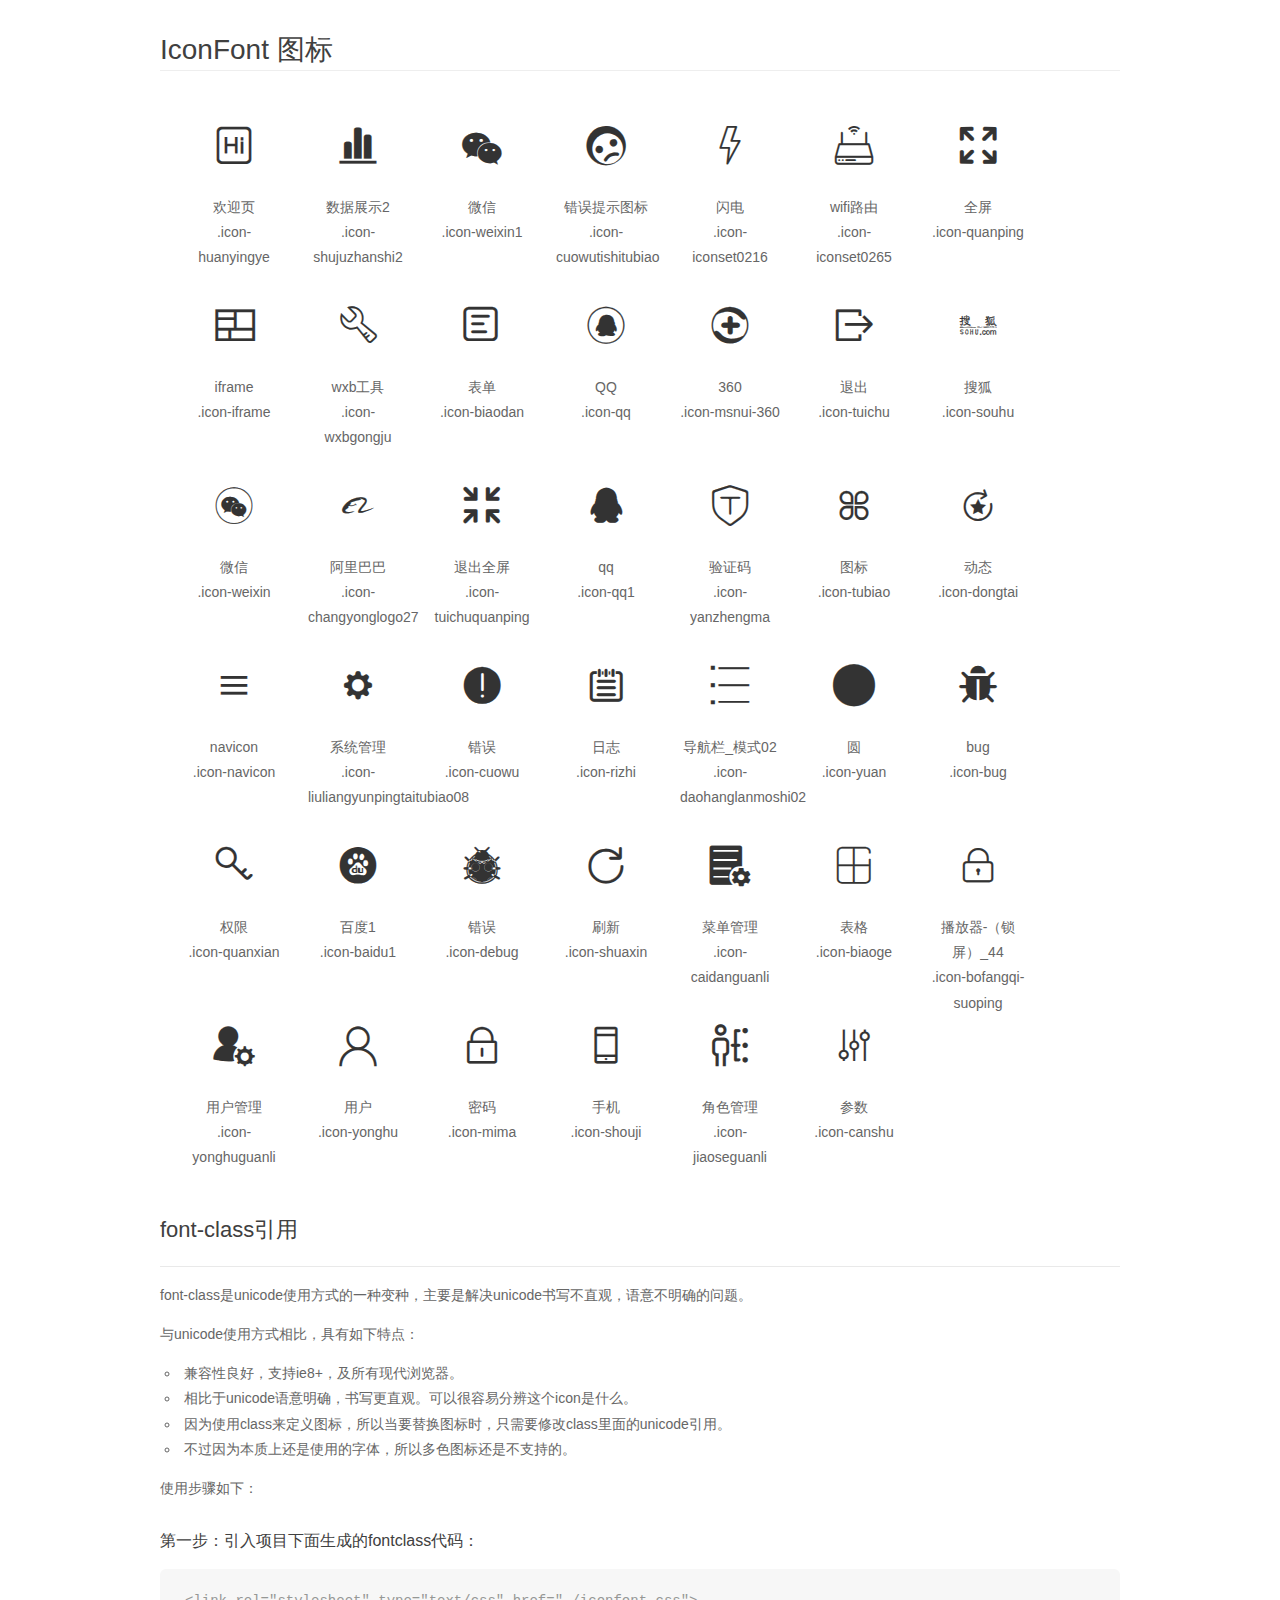
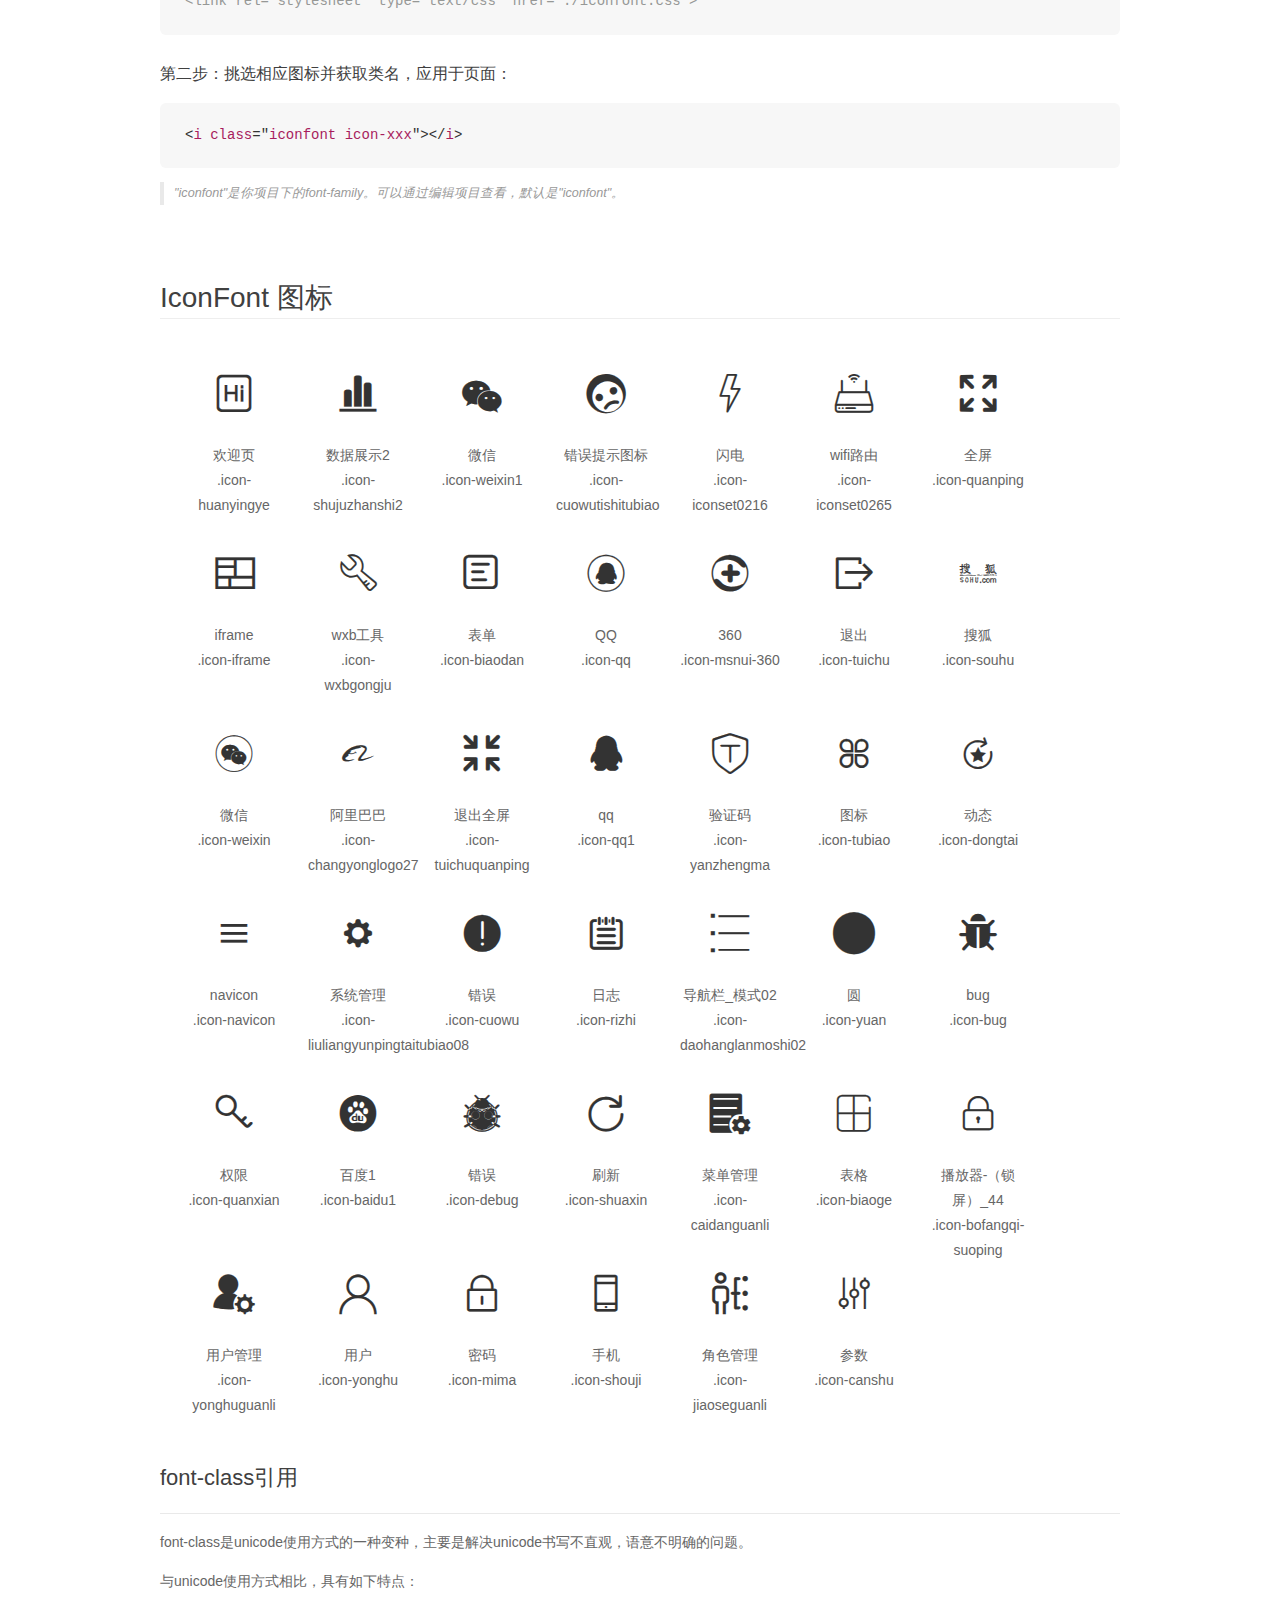
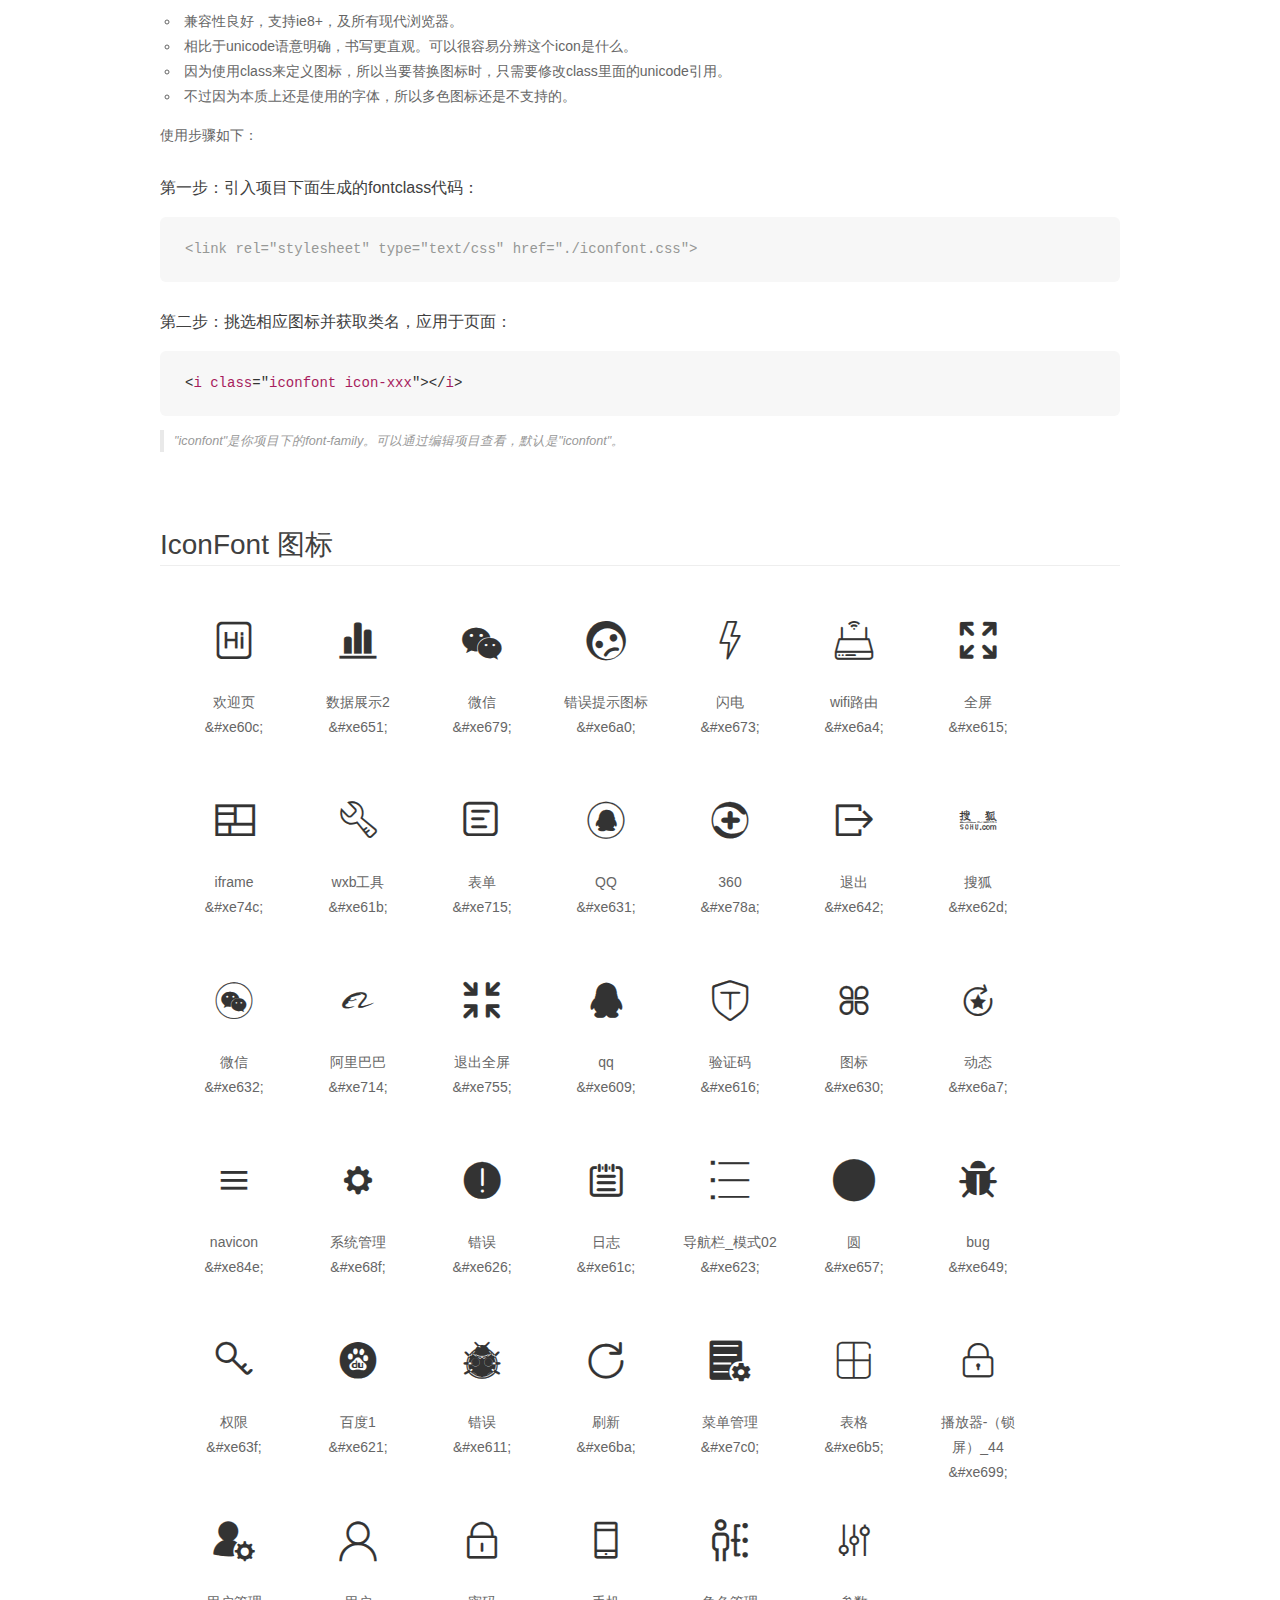
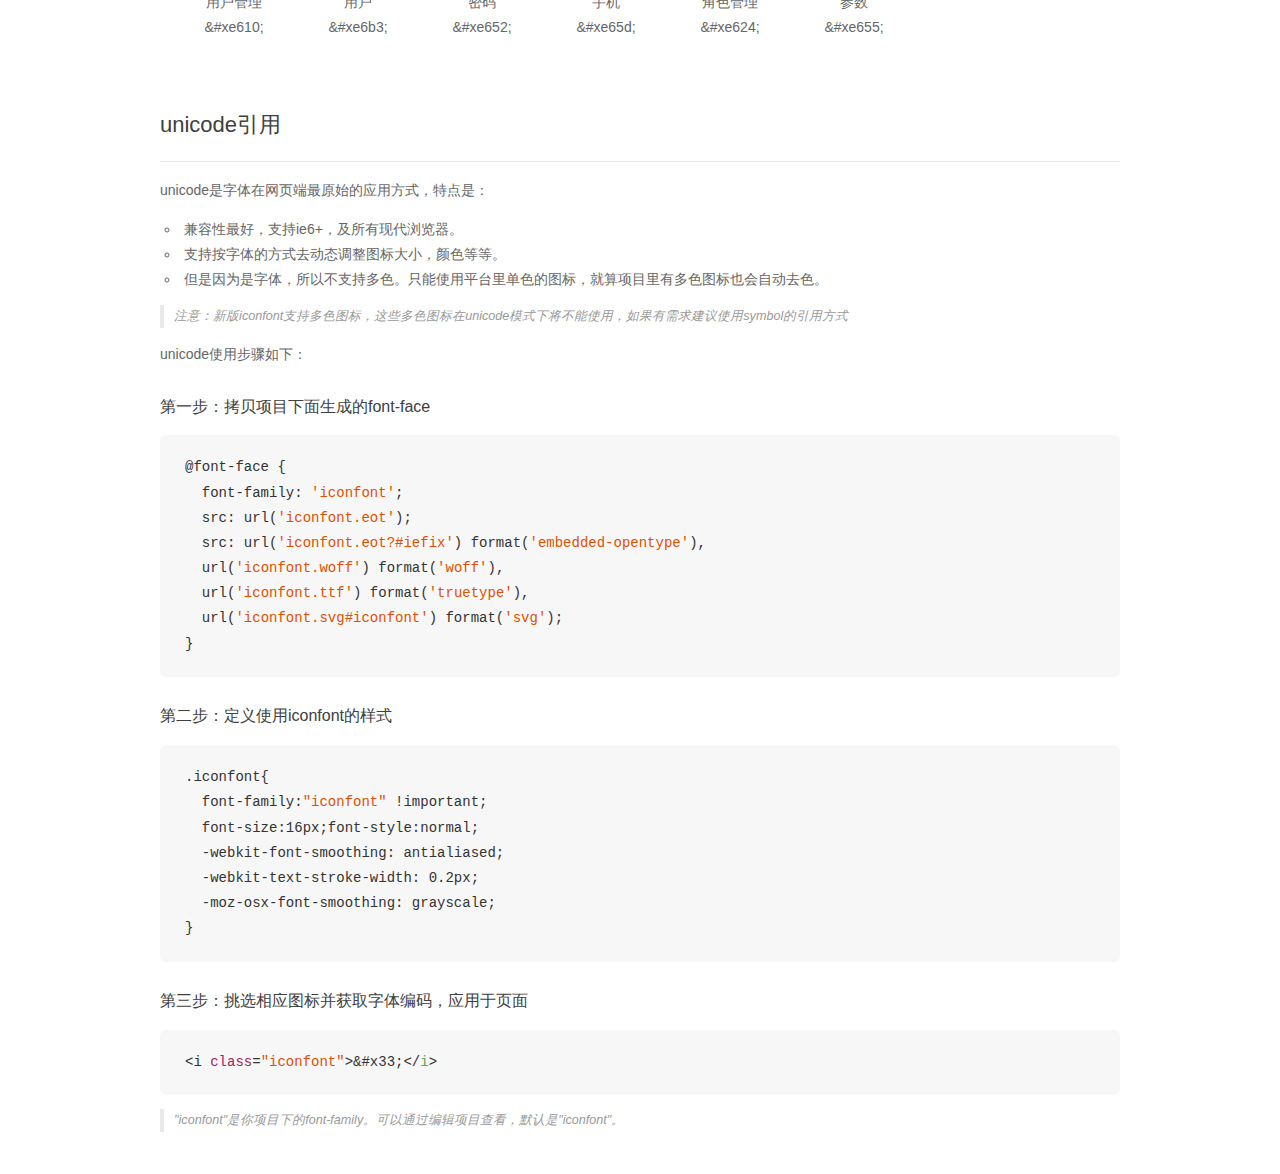
<file: index.html>
<!DOCTYPE html>
<html>

<head>
    <meta charset="utf-8" />
    <title>IconFont</title>
    <link rel="stylesheet" href="demo.css">
    <link rel="stylesheet" href="iconfont.css">
    <link rel="stylesheet" href="demo.css">
    <script src="iconfont.js"></script>
    <style type="text/css">
    .icon {
        /* 通过设置 font-size 来改变图标大小 */
        width: 1em;
        height: 1em;
        /* 图标和文字相邻时，垂直对齐 */
        vertical-align: -0.15em;
        /* 通过设置 color 来改变 SVG 的颜色/fill */
        fill: currentColor;
        /* path 和 stroke 溢出 viewBox 部分在 IE 下会显示
             normalize.css 中也包含这行 */
        overflow: hidden;
    }
    </style>
    <link rel="stylesheet" href="demo.css">
    <style type="text/css">
    @font-face {
        font-family: "iconfont";
        src: url('iconfont.eot');
        /* IE9*/
        src: url('iconfont.eot#iefix') format('embedded-opentype'),
            /* IE6-IE8 */
            url('iconfont.woff') format('woff'),
            /* chrome, firefox */
            url('iconfont.ttf') format('truetype'),
            /* chrome, firefox, opera, Safari, Android, iOS 4.2+*/
            url('iconfont.svg#iconfont') format('svg');
        /* iOS 4.1- */
    }

    .iconfont {
        font-family: "iconfont" !important;
        font-size: 16px;
        font-style: normal;
        -webkit-font-smoothing: antialiased;
        -webkit-text-stroke-width: 0.2px;
        -moz-osx-font-smoothing: grayscale;
    }
    </style>
</head>

<body>
    <div class="main markdown">
        <h1>IconFont 图标</h1>
        <ul class="icon_lists clear">
            <li>
                <i class="icon iconfont icon-huanyingye"></i>
                <div class="name">欢迎页</div>
                <div class="fontclass">.icon-huanyingye</div>
            </li>
            <li>
                <i class="icon iconfont icon-shujuzhanshi2"></i>
                <div class="name">数据展示2</div>
                <div class="fontclass">.icon-shujuzhanshi2</div>
            </li>
            <li>
                <i class="icon iconfont icon-weixin1"></i>
                <div class="name">微信</div>
                <div class="fontclass">.icon-weixin1</div>
            </li>
            <li>
                <i class="icon iconfont icon-cuowutishitubiao"></i>
                <div class="name">错误提示图标</div>
                <div class="fontclass">.icon-cuowutishitubiao</div>
            </li>
            <li>
                <i class="icon iconfont icon-iconset0216"></i>
                <div class="name">闪电</div>
                <div class="fontclass">.icon-iconset0216</div>
            </li>
            <li>
                <i class="icon iconfont icon-iconset0265"></i>
                <div class="name">wifi路由</div>
                <div class="fontclass">.icon-iconset0265</div>
            </li>
            <li>
                <i class="icon iconfont icon-quanping"></i>
                <div class="name">全屏</div>
                <div class="fontclass">.icon-quanping</div>
            </li>
            <li>
                <i class="icon iconfont icon-iframe"></i>
                <div class="name">iframe</div>
                <div class="fontclass">.icon-iframe</div>
            </li>
            <li>
                <i class="icon iconfont icon-wxbgongju"></i>
                <div class="name">wxb工具</div>
                <div class="fontclass">.icon-wxbgongju</div>
            </li>
            <li>
                <i class="icon iconfont icon-biaodan"></i>
                <div class="name">表单</div>
                <div class="fontclass">.icon-biaodan</div>
            </li>
            <li>
                <i class="icon iconfont icon-qq"></i>
                <div class="name">QQ</div>
                <div class="fontclass">.icon-qq</div>
            </li>
            <li>
                <i class="icon iconfont icon-msnui-360"></i>
                <div class="name">360</div>
                <div class="fontclass">.icon-msnui-360</div>
            </li>
            <li>
                <i class="icon iconfont icon-tuichu"></i>
                <div class="name">退出</div>
                <div class="fontclass">.icon-tuichu</div>
            </li>
            <li>
                <i class="icon iconfont icon-souhu"></i>
                <div class="name">搜狐</div>
                <div class="fontclass">.icon-souhu</div>
            </li>
            <li>
                <i class="icon iconfont icon-weixin"></i>
                <div class="name">微信</div>
                <div class="fontclass">.icon-weixin</div>
            </li>
            <li>
                <i class="icon iconfont icon-changyonglogo27"></i>
                <div class="name">阿里巴巴</div>
                <div class="fontclass">.icon-changyonglogo27</div>
            </li>
            <li>
                <i class="icon iconfont icon-tuichuquanping"></i>
                <div class="name">退出全屏</div>
                <div class="fontclass">.icon-tuichuquanping</div>
            </li>
            <li>
                <i class="icon iconfont icon-qq1"></i>
                <div class="name">qq</div>
                <div class="fontclass">.icon-qq1</div>
            </li>
            <li>
                <i class="icon iconfont icon-yanzhengma"></i>
                <div class="name">验证码</div>
                <div class="fontclass">.icon-yanzhengma</div>
            </li>
            <li>
                <i class="icon iconfont icon-tubiao"></i>
                <div class="name">图标</div>
                <div class="fontclass">.icon-tubiao</div>
            </li>
            <li>
                <i class="icon iconfont icon-dongtai"></i>
                <div class="name">动态</div>
                <div class="fontclass">.icon-dongtai</div>
            </li>
            <li>
                <i class="icon iconfont icon-navicon"></i>
                <div class="name">navicon</div>
                <div class="fontclass">.icon-navicon</div>
            </li>
            <li>
                <i class="icon iconfont icon-liuliangyunpingtaitubiao08"></i>
                <div class="name">系统管理</div>
                <div class="fontclass">.icon-liuliangyunpingtaitubiao08</div>
            </li>
            <li>
                <i class="icon iconfont icon-cuowu"></i>
                <div class="name">错误</div>
                <div class="fontclass">.icon-cuowu</div>
            </li>
            <li>
                <i class="icon iconfont icon-rizhi"></i>
                <div class="name">日志</div>
                <div class="fontclass">.icon-rizhi</div>
            </li>
            <li>
                <i class="icon iconfont icon-daohanglanmoshi02"></i>
                <div class="name">导航栏_模式02</div>
                <div class="fontclass">.icon-daohanglanmoshi02</div>
            </li>
            <li>
                <i class="icon iconfont icon-yuan"></i>
                <div class="name">圆</div>
                <div class="fontclass">.icon-yuan</div>
            </li>
            <li>
                <i class="icon iconfont icon-bug"></i>
                <div class="name">bug</div>
                <div class="fontclass">.icon-bug</div>
            </li>
            <li>
                <i class="icon iconfont icon-quanxian"></i>
                <div class="name">权限</div>
                <div class="fontclass">.icon-quanxian</div>
            </li>
            <li>
                <i class="icon iconfont icon-baidu1"></i>
                <div class="name">百度1</div>
                <div class="fontclass">.icon-baidu1</div>
            </li>
            <li>
                <i class="icon iconfont icon-debug"></i>
                <div class="name">错误</div>
                <div class="fontclass">.icon-debug</div>
            </li>
            <li>
                <i class="icon iconfont icon-shuaxin"></i>
                <div class="name">刷新</div>
                <div class="fontclass">.icon-shuaxin</div>
            </li>
            <li>
                <i class="icon iconfont icon-caidanguanli"></i>
                <div class="name">菜单管理</div>
                <div class="fontclass">.icon-caidanguanli</div>
            </li>
            <li>
                <i class="icon iconfont icon-biaoge"></i>
                <div class="name">表格</div>
                <div class="fontclass">.icon-biaoge</div>
            </li>
            <li>
                <i class="icon iconfont icon-bofangqi-suoping"></i>
                <div class="name">播放器-（锁屏）_44</div>
                <div class="fontclass">.icon-bofangqi-suoping</div>
            </li>
            <li>
                <i class="icon iconfont icon-yonghuguanli"></i>
                <div class="name">用户管理</div>
                <div class="fontclass">.icon-yonghuguanli</div>
            </li>
            <li>
                <i class="icon iconfont icon-yonghu"></i>
                <div class="name">用户</div>
                <div class="fontclass">.icon-yonghu</div>
            </li>
            <li>
                <i class="icon iconfont icon-mima"></i>
                <div class="name">密码</div>
                <div class="fontclass">.icon-mima</div>
            </li>
            <li>
                <i class="icon iconfont icon-shouji"></i>
                <div class="name">手机</div>
                <div class="fontclass">.icon-shouji</div>
            </li>
            <li>
                <i class="icon iconfont icon-jiaoseguanli"></i>
                <div class="name">角色管理</div>
                <div class="fontclass">.icon-jiaoseguanli</div>
            </li>
            <li>
                <i class="icon iconfont icon-canshu"></i>
                <div class="name">参数</div>
                <div class="fontclass">.icon-canshu</div>
            </li>
        </ul>
        <h2 id="font-class-">font-class引用</h2>
        <hr>
        <p>font-class是unicode使用方式的一种变种，主要是解决unicode书写不直观，语意不明确的问题。</p>
        <p>与unicode使用方式相比，具有如下特点：</p>
        <ul>
            <li>兼容性良好，支持ie8+，及所有现代浏览器。</li>
            <li>相比于unicode语意明确，书写更直观。可以很容易分辨这个icon是什么。</li>
            <li>因为使用class来定义图标，所以当要替换图标时，只需要修改class里面的unicode引用。</li>
            <li>不过因为本质上还是使用的字体，所以多色图标还是不支持的。</li>
        </ul>
        <p>使用步骤如下：</p>
        <h3 id="-fontclass-">第一步：引入项目下面生成的fontclass代码：</h3>
        <pre><code class="lang-js hljs javascript"><span class="hljs-comment">&lt;link rel="stylesheet" type="text/css" href="./iconfont.css"&gt;</span></code></pre>
        <h3 id="-">第二步：挑选相应图标并获取类名，应用于页面：</h3>
        <pre><code class="lang-css hljs">&lt;<span class="hljs-selector-tag">i</span> <span class="hljs-selector-tag">class</span>="<span class="hljs-selector-tag">iconfont</span> <span class="hljs-selector-tag">icon-xxx</span>"&gt;&lt;/<span class="hljs-selector-tag">i</span>&gt;</code></pre>
        <blockquote>
            <p>"iconfont"是你项目下的font-family。可以通过编辑项目查看，默认是"iconfont"。</p>
        </blockquote>
    </div>
    <!--  -->
    <div class="main markdown">
        <h1>IconFont 图标</h1>
        <ul class="icon_lists clear">
            <li>
                <i class="icon iconfont icon-huanyingye"></i>
                <div class="name">欢迎页</div>
                <div class="fontclass">.icon-huanyingye</div>
            </li>
            <li>
                <i class="icon iconfont icon-shujuzhanshi2"></i>
                <div class="name">数据展示2</div>
                <div class="fontclass">.icon-shujuzhanshi2</div>
            </li>
            <li>
                <i class="icon iconfont icon-weixin1"></i>
                <div class="name">微信</div>
                <div class="fontclass">.icon-weixin1</div>
            </li>
            <li>
                <i class="icon iconfont icon-cuowutishitubiao"></i>
                <div class="name">错误提示图标</div>
                <div class="fontclass">.icon-cuowutishitubiao</div>
            </li>
            <li>
                <i class="icon iconfont icon-iconset0216"></i>
                <div class="name">闪电</div>
                <div class="fontclass">.icon-iconset0216</div>
            </li>
            <li>
                <i class="icon iconfont icon-iconset0265"></i>
                <div class="name">wifi路由</div>
                <div class="fontclass">.icon-iconset0265</div>
            </li>
            <li>
                <i class="icon iconfont icon-quanping"></i>
                <div class="name">全屏</div>
                <div class="fontclass">.icon-quanping</div>
            </li>
            <li>
                <i class="icon iconfont icon-iframe"></i>
                <div class="name">iframe</div>
                <div class="fontclass">.icon-iframe</div>
            </li>
            <li>
                <i class="icon iconfont icon-wxbgongju"></i>
                <div class="name">wxb工具</div>
                <div class="fontclass">.icon-wxbgongju</div>
            </li>
            <li>
                <i class="icon iconfont icon-biaodan"></i>
                <div class="name">表单</div>
                <div class="fontclass">.icon-biaodan</div>
            </li>
            <li>
                <i class="icon iconfont icon-qq"></i>
                <div class="name">QQ</div>
                <div class="fontclass">.icon-qq</div>
            </li>
            <li>
                <i class="icon iconfont icon-msnui-360"></i>
                <div class="name">360</div>
                <div class="fontclass">.icon-msnui-360</div>
            </li>
            <li>
                <i class="icon iconfont icon-tuichu"></i>
                <div class="name">退出</div>
                <div class="fontclass">.icon-tuichu</div>
            </li>
            <li>
                <i class="icon iconfont icon-souhu"></i>
                <div class="name">搜狐</div>
                <div class="fontclass">.icon-souhu</div>
            </li>
            <li>
                <i class="icon iconfont icon-weixin"></i>
                <div class="name">微信</div>
                <div class="fontclass">.icon-weixin</div>
            </li>
            <li>
                <i class="icon iconfont icon-changyonglogo27"></i>
                <div class="name">阿里巴巴</div>
                <div class="fontclass">.icon-changyonglogo27</div>
            </li>
            <li>
                <i class="icon iconfont icon-tuichuquanping"></i>
                <div class="name">退出全屏</div>
                <div class="fontclass">.icon-tuichuquanping</div>
            </li>
            <li>
                <i class="icon iconfont icon-qq1"></i>
                <div class="name">qq</div>
                <div class="fontclass">.icon-qq1</div>
            </li>
            <li>
                <i class="icon iconfont icon-yanzhengma"></i>
                <div class="name">验证码</div>
                <div class="fontclass">.icon-yanzhengma</div>
            </li>
            <li>
                <i class="icon iconfont icon-tubiao"></i>
                <div class="name">图标</div>
                <div class="fontclass">.icon-tubiao</div>
            </li>
            <li>
                <i class="icon iconfont icon-dongtai"></i>
                <div class="name">动态</div>
                <div class="fontclass">.icon-dongtai</div>
            </li>
            <li>
                <i class="icon iconfont icon-navicon"></i>
                <div class="name">navicon</div>
                <div class="fontclass">.icon-navicon</div>
            </li>
            <li>
                <i class="icon iconfont icon-liuliangyunpingtaitubiao08"></i>
                <div class="name">系统管理</div>
                <div class="fontclass">.icon-liuliangyunpingtaitubiao08</div>
            </li>
            <li>
                <i class="icon iconfont icon-cuowu"></i>
                <div class="name">错误</div>
                <div class="fontclass">.icon-cuowu</div>
            </li>
            <li>
                <i class="icon iconfont icon-rizhi"></i>
                <div class="name">日志</div>
                <div class="fontclass">.icon-rizhi</div>
            </li>
            <li>
                <i class="icon iconfont icon-daohanglanmoshi02"></i>
                <div class="name">导航栏_模式02</div>
                <div class="fontclass">.icon-daohanglanmoshi02</div>
            </li>
            <li>
                <i class="icon iconfont icon-yuan"></i>
                <div class="name">圆</div>
                <div class="fontclass">.icon-yuan</div>
            </li>
            <li>
                <i class="icon iconfont icon-bug"></i>
                <div class="name">bug</div>
                <div class="fontclass">.icon-bug</div>
            </li>
            <li>
                <i class="icon iconfont icon-quanxian"></i>
                <div class="name">权限</div>
                <div class="fontclass">.icon-quanxian</div>
            </li>
            <li>
                <i class="icon iconfont icon-baidu1"></i>
                <div class="name">百度1</div>
                <div class="fontclass">.icon-baidu1</div>
            </li>
            <li>
                <i class="icon iconfont icon-debug"></i>
                <div class="name">错误</div>
                <div class="fontclass">.icon-debug</div>
            </li>
            <li>
                <i class="icon iconfont icon-shuaxin"></i>
                <div class="name">刷新</div>
                <div class="fontclass">.icon-shuaxin</div>
            </li>
            <li>
                <i class="icon iconfont icon-caidanguanli"></i>
                <div class="name">菜单管理</div>
                <div class="fontclass">.icon-caidanguanli</div>
            </li>
            <li>
                <i class="icon iconfont icon-biaoge"></i>
                <div class="name">表格</div>
                <div class="fontclass">.icon-biaoge</div>
            </li>
            <li>
                <i class="icon iconfont icon-bofangqi-suoping"></i>
                <div class="name">播放器-（锁屏）_44</div>
                <div class="fontclass">.icon-bofangqi-suoping</div>
            </li>
            <li>
                <i class="icon iconfont icon-yonghuguanli"></i>
                <div class="name">用户管理</div>
                <div class="fontclass">.icon-yonghuguanli</div>
            </li>
            <li>
                <i class="icon iconfont icon-yonghu"></i>
                <div class="name">用户</div>
                <div class="fontclass">.icon-yonghu</div>
            </li>
            <li>
                <i class="icon iconfont icon-mima"></i>
                <div class="name">密码</div>
                <div class="fontclass">.icon-mima</div>
            </li>
            <li>
                <i class="icon iconfont icon-shouji"></i>
                <div class="name">手机</div>
                <div class="fontclass">.icon-shouji</div>
            </li>
            <li>
                <i class="icon iconfont icon-jiaoseguanli"></i>
                <div class="name">角色管理</div>
                <div class="fontclass">.icon-jiaoseguanli</div>
            </li>
            <li>
                <i class="icon iconfont icon-canshu"></i>
                <div class="name">参数</div>
                <div class="fontclass">.icon-canshu</div>
            </li>
        </ul>
        <h2 id="font-class-">font-class引用</h2>
        <hr>
        <p>font-class是unicode使用方式的一种变种，主要是解决unicode书写不直观，语意不明确的问题。</p>
        <p>与unicode使用方式相比，具有如下特点：</p>
        <ul>
            <li>兼容性良好，支持ie8+，及所有现代浏览器。</li>
            <li>相比于unicode语意明确，书写更直观。可以很容易分辨这个icon是什么。</li>
            <li>因为使用class来定义图标，所以当要替换图标时，只需要修改class里面的unicode引用。</li>
            <li>不过因为本质上还是使用的字体，所以多色图标还是不支持的。</li>
        </ul>
        <p>使用步骤如下：</p>
        <h3 id="-fontclass-">第一步：引入项目下面生成的fontclass代码：</h3>
        <pre><code class="lang-js hljs javascript"><span class="hljs-comment">&lt;link rel="stylesheet" type="text/css" href="./iconfont.css"&gt;</span></code></pre>
        <h3 id="-">第二步：挑选相应图标并获取类名，应用于页面：</h3>
        <pre><code class="lang-css hljs">&lt;<span class="hljs-selector-tag">i</span> <span class="hljs-selector-tag">class</span>="<span class="hljs-selector-tag">iconfont</span> <span class="hljs-selector-tag">icon-xxx</span>"&gt;&lt;/<span class="hljs-selector-tag">i</span>&gt;</code></pre>
        <blockquote>
            <p>"iconfont"是你项目下的font-family。可以通过编辑项目查看，默认是"iconfont"。</p>
        </blockquote>
    </div>
    <!--  -->
    <div class="main markdown">
        <h1>IconFont 图标</h1>
        <ul class="icon_lists clear">
            <li>
                <i class="icon iconfont">&#xe60c;</i>
                <div class="name">欢迎页</div>
                <div class="code">&amp;#xe60c;</div>
            </li>
            <li>
                <i class="icon iconfont">&#xe651;</i>
                <div class="name">数据展示2</div>
                <div class="code">&amp;#xe651;</div>
            </li>
            <li>
                <i class="icon iconfont">&#xe679;</i>
                <div class="name">微信</div>
                <div class="code">&amp;#xe679;</div>
            </li>
            <li>
                <i class="icon iconfont">&#xe6a0;</i>
                <div class="name">错误提示图标</div>
                <div class="code">&amp;#xe6a0;</div>
            </li>
            <li>
                <i class="icon iconfont">&#xe673;</i>
                <div class="name">闪电</div>
                <div class="code">&amp;#xe673;</div>
            </li>
            <li>
                <i class="icon iconfont">&#xe6a4;</i>
                <div class="name">wifi路由</div>
                <div class="code">&amp;#xe6a4;</div>
            </li>
            <li>
                <i class="icon iconfont">&#xe615;</i>
                <div class="name">全屏</div>
                <div class="code">&amp;#xe615;</div>
            </li>
            <li>
                <i class="icon iconfont">&#xe74c;</i>
                <div class="name">iframe</div>
                <div class="code">&amp;#xe74c;</div>
            </li>
            <li>
                <i class="icon iconfont">&#xe61b;</i>
                <div class="name">wxb工具</div>
                <div class="code">&amp;#xe61b;</div>
            </li>
            <li>
                <i class="icon iconfont">&#xe715;</i>
                <div class="name">表单</div>
                <div class="code">&amp;#xe715;</div>
            </li>
            <li>
                <i class="icon iconfont">&#xe631;</i>
                <div class="name">QQ</div>
                <div class="code">&amp;#xe631;</div>
            </li>
            <li>
                <i class="icon iconfont">&#xe78a;</i>
                <div class="name">360</div>
                <div class="code">&amp;#xe78a;</div>
            </li>
            <li>
                <i class="icon iconfont">&#xe642;</i>
                <div class="name">退出</div>
                <div class="code">&amp;#xe642;</div>
            </li>
            <li>
                <i class="icon iconfont">&#xe62d;</i>
                <div class="name">搜狐</div>
                <div class="code">&amp;#xe62d;</div>
            </li>
            <li>
                <i class="icon iconfont">&#xe632;</i>
                <div class="name">微信</div>
                <div class="code">&amp;#xe632;</div>
            </li>
            <li>
                <i class="icon iconfont">&#xe714;</i>
                <div class="name">阿里巴巴</div>
                <div class="code">&amp;#xe714;</div>
            </li>
            <li>
                <i class="icon iconfont">&#xe755;</i>
                <div class="name">退出全屏</div>
                <div class="code">&amp;#xe755;</div>
            </li>
            <li>
                <i class="icon iconfont">&#xe609;</i>
                <div class="name">qq</div>
                <div class="code">&amp;#xe609;</div>
            </li>
            <li>
                <i class="icon iconfont">&#xe616;</i>
                <div class="name">验证码</div>
                <div class="code">&amp;#xe616;</div>
            </li>
            <li>
                <i class="icon iconfont">&#xe630;</i>
                <div class="name">图标</div>
                <div class="code">&amp;#xe630;</div>
            </li>
            <li>
                <i class="icon iconfont">&#xe6a7;</i>
                <div class="name">动态</div>
                <div class="code">&amp;#xe6a7;</div>
            </li>
            <li>
                <i class="icon iconfont">&#xe84e;</i>
                <div class="name">navicon</div>
                <div class="code">&amp;#xe84e;</div>
            </li>
            <li>
                <i class="icon iconfont">&#xe68f;</i>
                <div class="name">系统管理</div>
                <div class="code">&amp;#xe68f;</div>
            </li>
            <li>
                <i class="icon iconfont">&#xe626;</i>
                <div class="name">错误</div>
                <div class="code">&amp;#xe626;</div>
            </li>
            <li>
                <i class="icon iconfont">&#xe61c;</i>
                <div class="name">日志</div>
                <div class="code">&amp;#xe61c;</div>
            </li>
            <li>
                <i class="icon iconfont">&#xe623;</i>
                <div class="name">导航栏_模式02</div>
                <div class="code">&amp;#xe623;</div>
            </li>
            <li>
                <i class="icon iconfont">&#xe657;</i>
                <div class="name">圆</div>
                <div class="code">&amp;#xe657;</div>
            </li>
            <li>
                <i class="icon iconfont">&#xe649;</i>
                <div class="name">bug</div>
                <div class="code">&amp;#xe649;</div>
            </li>
            <li>
                <i class="icon iconfont">&#xe63f;</i>
                <div class="name">权限</div>
                <div class="code">&amp;#xe63f;</div>
            </li>
            <li>
                <i class="icon iconfont">&#xe621;</i>
                <div class="name">百度1</div>
                <div class="code">&amp;#xe621;</div>
            </li>
            <li>
                <i class="icon iconfont">&#xe611;</i>
                <div class="name">错误</div>
                <div class="code">&amp;#xe611;</div>
            </li>
            <li>
                <i class="icon iconfont">&#xe6ba;</i>
                <div class="name">刷新</div>
                <div class="code">&amp;#xe6ba;</div>
            </li>
            <li>
                <i class="icon iconfont">&#xe7c0;</i>
                <div class="name">菜单管理</div>
                <div class="code">&amp;#xe7c0;</div>
            </li>
            <li>
                <i class="icon iconfont">&#xe6b5;</i>
                <div class="name">表格</div>
                <div class="code">&amp;#xe6b5;</div>
            </li>
            <li>
                <i class="icon iconfont">&#xe699;</i>
                <div class="name">播放器-（锁屏）_44</div>
                <div class="code">&amp;#xe699;</div>
            </li>
            <li>
                <i class="icon iconfont">&#xe610;</i>
                <div class="name">用户管理</div>
                <div class="code">&amp;#xe610;</div>
            </li>
            <li>
                <i class="icon iconfont">&#xe6b3;</i>
                <div class="name">用户</div>
                <div class="code">&amp;#xe6b3;</div>
            </li>
            <li>
                <i class="icon iconfont">&#xe652;</i>
                <div class="name">密码</div>
                <div class="code">&amp;#xe652;</div>
            </li>
            <li>
                <i class="icon iconfont">&#xe65d;</i>
                <div class="name">手机</div>
                <div class="code">&amp;#xe65d;</div>
            </li>
            <li>
                <i class="icon iconfont">&#xe624;</i>
                <div class="name">角色管理</div>
                <div class="code">&amp;#xe624;</div>
            </li>
            <li>
                <i class="icon iconfont">&#xe655;</i>
                <div class="name">参数</div>
                <div class="code">&amp;#xe655;</div>
            </li>
        </ul>
        <h2 id="unicode-">unicode引用</h2>
        <hr>
        <p>unicode是字体在网页端最原始的应用方式，特点是：</p>
        <ul>
            <li>兼容性最好，支持ie6+，及所有现代浏览器。</li>
            <li>支持按字体的方式去动态调整图标大小，颜色等等。</li>
            <li>但是因为是字体，所以不支持多色。只能使用平台里单色的图标，就算项目里有多色图标也会自动去色。</li>
        </ul>
        <blockquote>
            <p>注意：新版iconfont支持多色图标，这些多色图标在unicode模式下将不能使用，如果有需求建议使用symbol的引用方式</p>
        </blockquote>
        <p>unicode使用步骤如下：</p>
        <h3 id="-font-face">第一步：拷贝项目下面生成的font-face</h3>
        <pre><code class="lang-js hljs javascript">@font-face {
  font-family: <span class="hljs-string">'iconfont'</span>;
  src: url(<span class="hljs-string">'iconfont.eot'</span>);
  src: url(<span class="hljs-string">'iconfont.eot?#iefix'</span>) format(<span class="hljs-string">'embedded-opentype'</span>),
  url(<span class="hljs-string">'iconfont.woff'</span>) format(<span class="hljs-string">'woff'</span>),
  url(<span class="hljs-string">'iconfont.ttf'</span>) format(<span class="hljs-string">'truetype'</span>),
  url(<span class="hljs-string">'iconfont.svg#iconfont'</span>) format(<span class="hljs-string">'svg'</span>);
}
</code></pre>
        <h3 id="-iconfont-">第二步：定义使用iconfont的样式</h3>
        <pre><code class="lang-js hljs javascript">.iconfont{
  font-family:<span class="hljs-string">"iconfont"</span> !important;
  font-size:<span class="hljs-number">16</span>px;font-style:normal;
  -webkit-font-smoothing: antialiased;
  -webkit-text-stroke-width: <span class="hljs-number">0.2</span>px;
  -moz-osx-font-smoothing: grayscale;
}
</code></pre>
        <h3 id="-">第三步：挑选相应图标并获取字体编码，应用于页面</h3>
        <pre><code class="lang-js hljs javascript">&lt;i <span class="hljs-class"><span class="hljs-keyword">class</span></span>=<span class="hljs-string">"iconfont"</span>&gt;&amp;#x33;<span class="xml"><span class="hljs-tag">&lt;/<span class="hljs-name">i</span>&gt;</span></span></code></pre>
        <blockquote>
            <p>"iconfont"是你项目下的font-family。可以通过编辑项目查看，默认是"iconfont"。</p>
        </blockquote>
    </div>
</body>

</html>
</file>
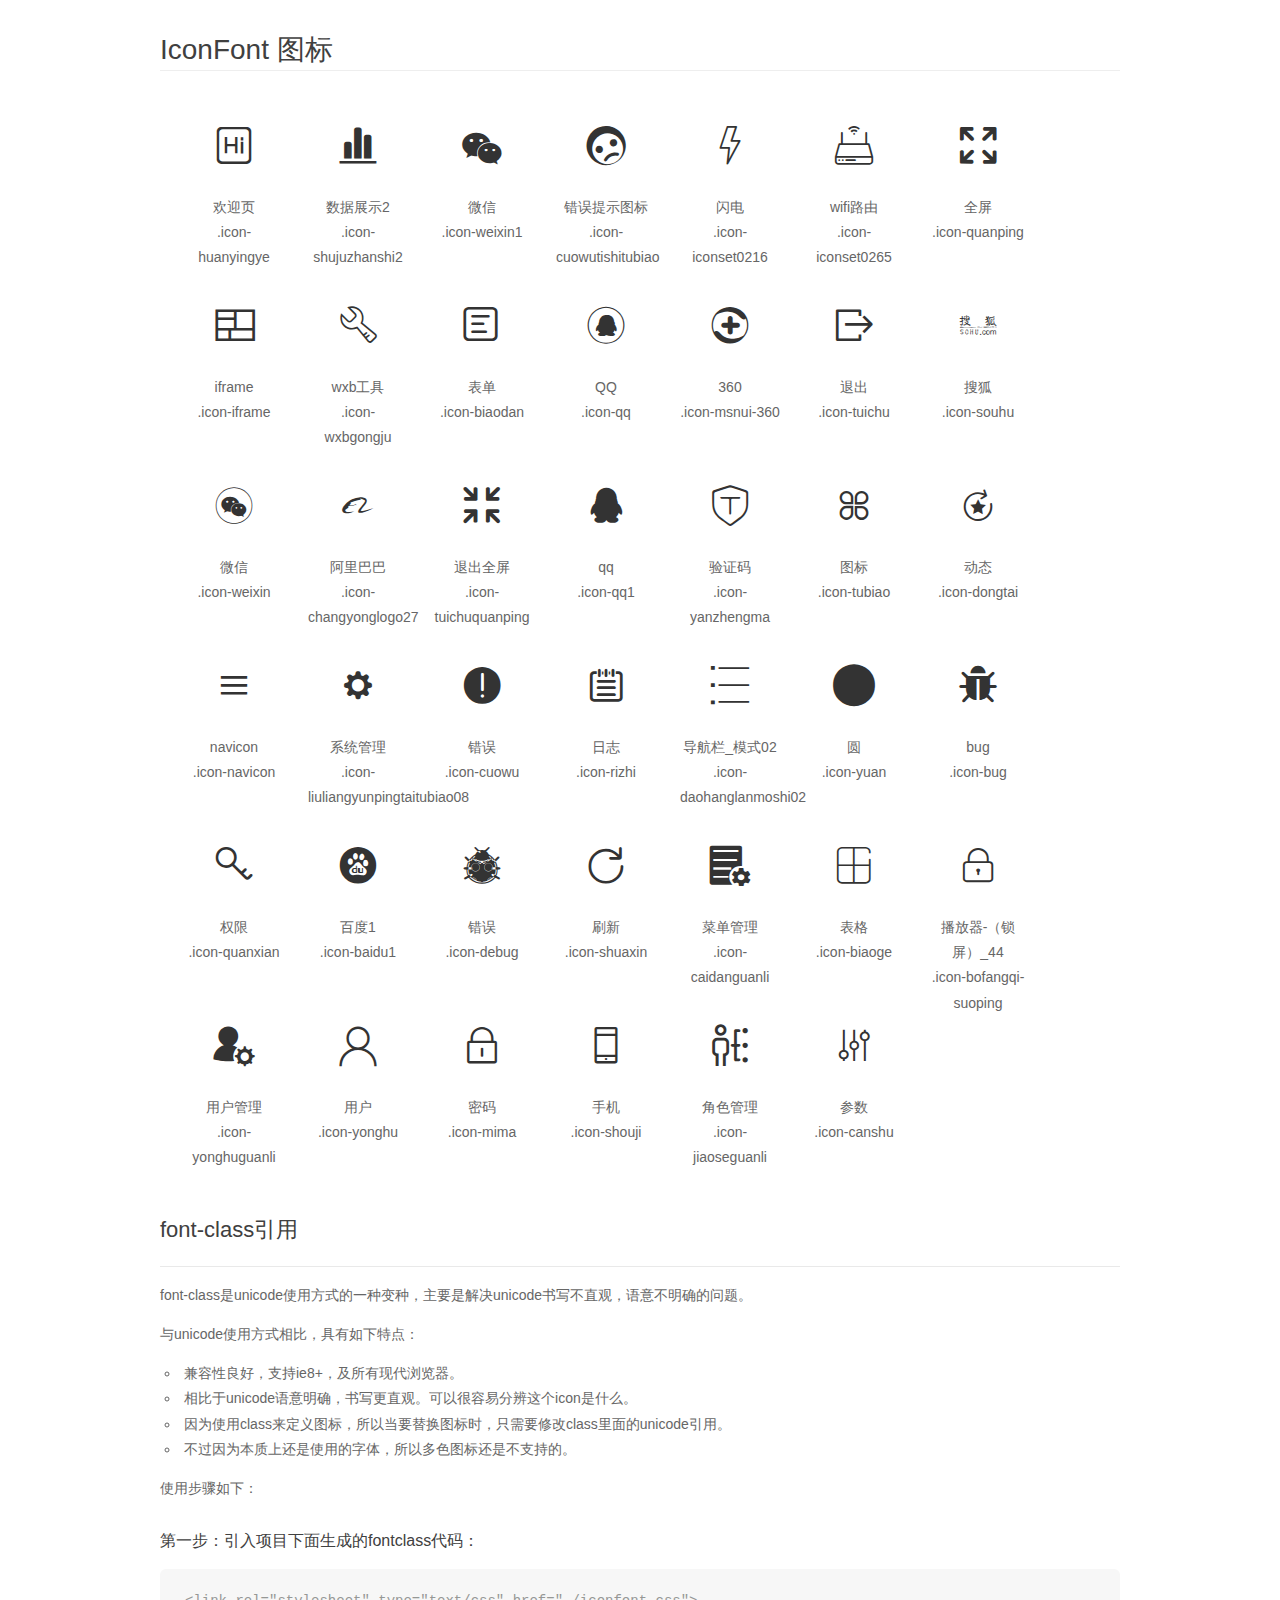
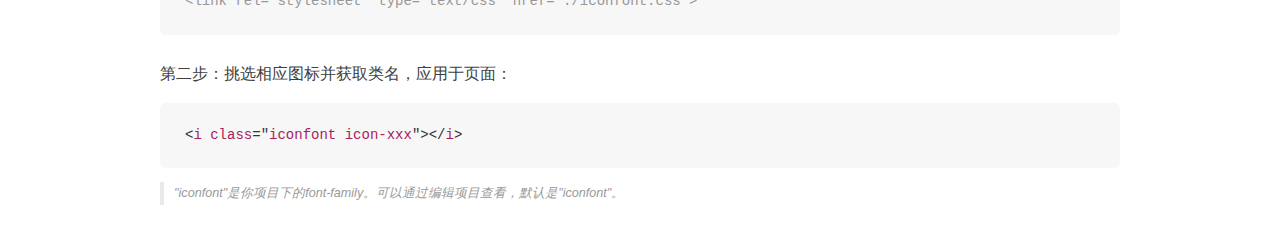
<file: demo_fontclass.html>
<!DOCTYPE html>
<html>
<head>
    <meta charset="utf-8"/>
    <title>IconFont</title>
    <link rel="stylesheet" href="demo.css">
    <link rel="stylesheet" href="iconfont.css">
</head>
<body>
    <div class="main markdown">
        <h1>IconFont 图标</h1>
        <ul class="icon_lists clear">
            
                <li>
                <i class="icon iconfont icon-huanyingye"></i>
                    <div class="name">欢迎页</div>
                    <div class="fontclass">.icon-huanyingye</div>
                </li>
            
                <li>
                <i class="icon iconfont icon-shujuzhanshi2"></i>
                    <div class="name">数据展示2</div>
                    <div class="fontclass">.icon-shujuzhanshi2</div>
                </li>
            
                <li>
                <i class="icon iconfont icon-weixin1"></i>
                    <div class="name">微信</div>
                    <div class="fontclass">.icon-weixin1</div>
                </li>
            
                <li>
                <i class="icon iconfont icon-cuowutishitubiao"></i>
                    <div class="name">错误提示图标</div>
                    <div class="fontclass">.icon-cuowutishitubiao</div>
                </li>
            
                <li>
                <i class="icon iconfont icon-iconset0216"></i>
                    <div class="name">闪电</div>
                    <div class="fontclass">.icon-iconset0216</div>
                </li>
            
                <li>
                <i class="icon iconfont icon-iconset0265"></i>
                    <div class="name">wifi路由</div>
                    <div class="fontclass">.icon-iconset0265</div>
                </li>
            
                <li>
                <i class="icon iconfont icon-quanping"></i>
                    <div class="name">全屏</div>
                    <div class="fontclass">.icon-quanping</div>
                </li>
            
                <li>
                <i class="icon iconfont icon-iframe"></i>
                    <div class="name">iframe</div>
                    <div class="fontclass">.icon-iframe</div>
                </li>
            
                <li>
                <i class="icon iconfont icon-wxbgongju"></i>
                    <div class="name">wxb工具</div>
                    <div class="fontclass">.icon-wxbgongju</div>
                </li>
            
                <li>
                <i class="icon iconfont icon-biaodan"></i>
                    <div class="name">表单</div>
                    <div class="fontclass">.icon-biaodan</div>
                </li>
            
                <li>
                <i class="icon iconfont icon-qq"></i>
                    <div class="name">QQ</div>
                    <div class="fontclass">.icon-qq</div>
                </li>
            
                <li>
                <i class="icon iconfont icon-msnui-360"></i>
                    <div class="name">360</div>
                    <div class="fontclass">.icon-msnui-360</div>
                </li>
            
                <li>
                <i class="icon iconfont icon-tuichu"></i>
                    <div class="name">退出</div>
                    <div class="fontclass">.icon-tuichu</div>
                </li>
            
                <li>
                <i class="icon iconfont icon-souhu"></i>
                    <div class="name">搜狐</div>
                    <div class="fontclass">.icon-souhu</div>
                </li>
            
                <li>
                <i class="icon iconfont icon-weixin"></i>
                    <div class="name">微信</div>
                    <div class="fontclass">.icon-weixin</div>
                </li>
            
                <li>
                <i class="icon iconfont icon-changyonglogo27"></i>
                    <div class="name">阿里巴巴</div>
                    <div class="fontclass">.icon-changyonglogo27</div>
                </li>
            
                <li>
                <i class="icon iconfont icon-tuichuquanping"></i>
                    <div class="name">退出全屏</div>
                    <div class="fontclass">.icon-tuichuquanping</div>
                </li>
            
                <li>
                <i class="icon iconfont icon-qq1"></i>
                    <div class="name">qq</div>
                    <div class="fontclass">.icon-qq1</div>
                </li>
            
                <li>
                <i class="icon iconfont icon-yanzhengma"></i>
                    <div class="name">验证码</div>
                    <div class="fontclass">.icon-yanzhengma</div>
                </li>
            
                <li>
                <i class="icon iconfont icon-tubiao"></i>
                    <div class="name">图标</div>
                    <div class="fontclass">.icon-tubiao</div>
                </li>
            
                <li>
                <i class="icon iconfont icon-dongtai"></i>
                    <div class="name">动态</div>
                    <div class="fontclass">.icon-dongtai</div>
                </li>
            
                <li>
                <i class="icon iconfont icon-navicon"></i>
                    <div class="name">navicon</div>
                    <div class="fontclass">.icon-navicon</div>
                </li>
            
                <li>
                <i class="icon iconfont icon-liuliangyunpingtaitubiao08"></i>
                    <div class="name">系统管理</div>
                    <div class="fontclass">.icon-liuliangyunpingtaitubiao08</div>
                </li>
            
                <li>
                <i class="icon iconfont icon-cuowu"></i>
                    <div class="name">错误</div>
                    <div class="fontclass">.icon-cuowu</div>
                </li>
            
                <li>
                <i class="icon iconfont icon-rizhi"></i>
                    <div class="name">日志</div>
                    <div class="fontclass">.icon-rizhi</div>
                </li>
            
                <li>
                <i class="icon iconfont icon-daohanglanmoshi02"></i>
                    <div class="name">导航栏_模式02</div>
                    <div class="fontclass">.icon-daohanglanmoshi02</div>
                </li>
            
                <li>
                <i class="icon iconfont icon-yuan"></i>
                    <div class="name">圆</div>
                    <div class="fontclass">.icon-yuan</div>
                </li>
            
                <li>
                <i class="icon iconfont icon-bug"></i>
                    <div class="name">bug</div>
                    <div class="fontclass">.icon-bug</div>
                </li>
            
                <li>
                <i class="icon iconfont icon-quanxian"></i>
                    <div class="name">权限</div>
                    <div class="fontclass">.icon-quanxian</div>
                </li>
            
                <li>
                <i class="icon iconfont icon-baidu1"></i>
                    <div class="name">百度1</div>
                    <div class="fontclass">.icon-baidu1</div>
                </li>
            
                <li>
                <i class="icon iconfont icon-debug"></i>
                    <div class="name">错误</div>
                    <div class="fontclass">.icon-debug</div>
                </li>
            
                <li>
                <i class="icon iconfont icon-shuaxin"></i>
                    <div class="name">刷新</div>
                    <div class="fontclass">.icon-shuaxin</div>
                </li>
            
                <li>
                <i class="icon iconfont icon-caidanguanli"></i>
                    <div class="name">菜单管理</div>
                    <div class="fontclass">.icon-caidanguanli</div>
                </li>
            
                <li>
                <i class="icon iconfont icon-biaoge"></i>
                    <div class="name">表格</div>
                    <div class="fontclass">.icon-biaoge</div>
                </li>
            
                <li>
                <i class="icon iconfont icon-bofangqi-suoping"></i>
                    <div class="name">播放器-（锁屏）_44</div>
                    <div class="fontclass">.icon-bofangqi-suoping</div>
                </li>
            
                <li>
                <i class="icon iconfont icon-yonghuguanli"></i>
                    <div class="name">用户管理</div>
                    <div class="fontclass">.icon-yonghuguanli</div>
                </li>
            
                <li>
                <i class="icon iconfont icon-yonghu"></i>
                    <div class="name">用户</div>
                    <div class="fontclass">.icon-yonghu</div>
                </li>
            
                <li>
                <i class="icon iconfont icon-mima"></i>
                    <div class="name">密码</div>
                    <div class="fontclass">.icon-mima</div>
                </li>
            
                <li>
                <i class="icon iconfont icon-shouji"></i>
                    <div class="name">手机</div>
                    <div class="fontclass">.icon-shouji</div>
                </li>
            
                <li>
                <i class="icon iconfont icon-jiaoseguanli"></i>
                    <div class="name">角色管理</div>
                    <div class="fontclass">.icon-jiaoseguanli</div>
                </li>
            
                <li>
                <i class="icon iconfont icon-canshu"></i>
                    <div class="name">参数</div>
                    <div class="fontclass">.icon-canshu</div>
                </li>
            
        </ul>

        <h2 id="font-class-">font-class引用</h2>
        <hr>

        <p>font-class是unicode使用方式的一种变种，主要是解决unicode书写不直观，语意不明确的问题。</p>
        <p>与unicode使用方式相比，具有如下特点：</p>
        <ul>
        <li>兼容性良好，支持ie8+，及所有现代浏览器。</li>
        <li>相比于unicode语意明确，书写更直观。可以很容易分辨这个icon是什么。</li>
        <li>因为使用class来定义图标，所以当要替换图标时，只需要修改class里面的unicode引用。</li>
        <li>不过因为本质上还是使用的字体，所以多色图标还是不支持的。</li>
        </ul>
        <p>使用步骤如下：</p>
        <h3 id="-fontclass-">第一步：引入项目下面生成的fontclass代码：</h3>


        <pre><code class="lang-js hljs javascript"><span class="hljs-comment">&lt;link rel="stylesheet" type="text/css" href="./iconfont.css"&gt;</span></code></pre>
        <h3 id="-">第二步：挑选相应图标并获取类名，应用于页面：</h3>
        <pre><code class="lang-css hljs">&lt;<span class="hljs-selector-tag">i</span> <span class="hljs-selector-tag">class</span>="<span class="hljs-selector-tag">iconfont</span> <span class="hljs-selector-tag">icon-xxx</span>"&gt;&lt;/<span class="hljs-selector-tag">i</span>&gt;</code></pre>
        <blockquote>
        <p>"iconfont"是你项目下的font-family。可以通过编辑项目查看，默认是"iconfont"。</p>
        </blockquote>
    </div>
</body>
</html>
</file>
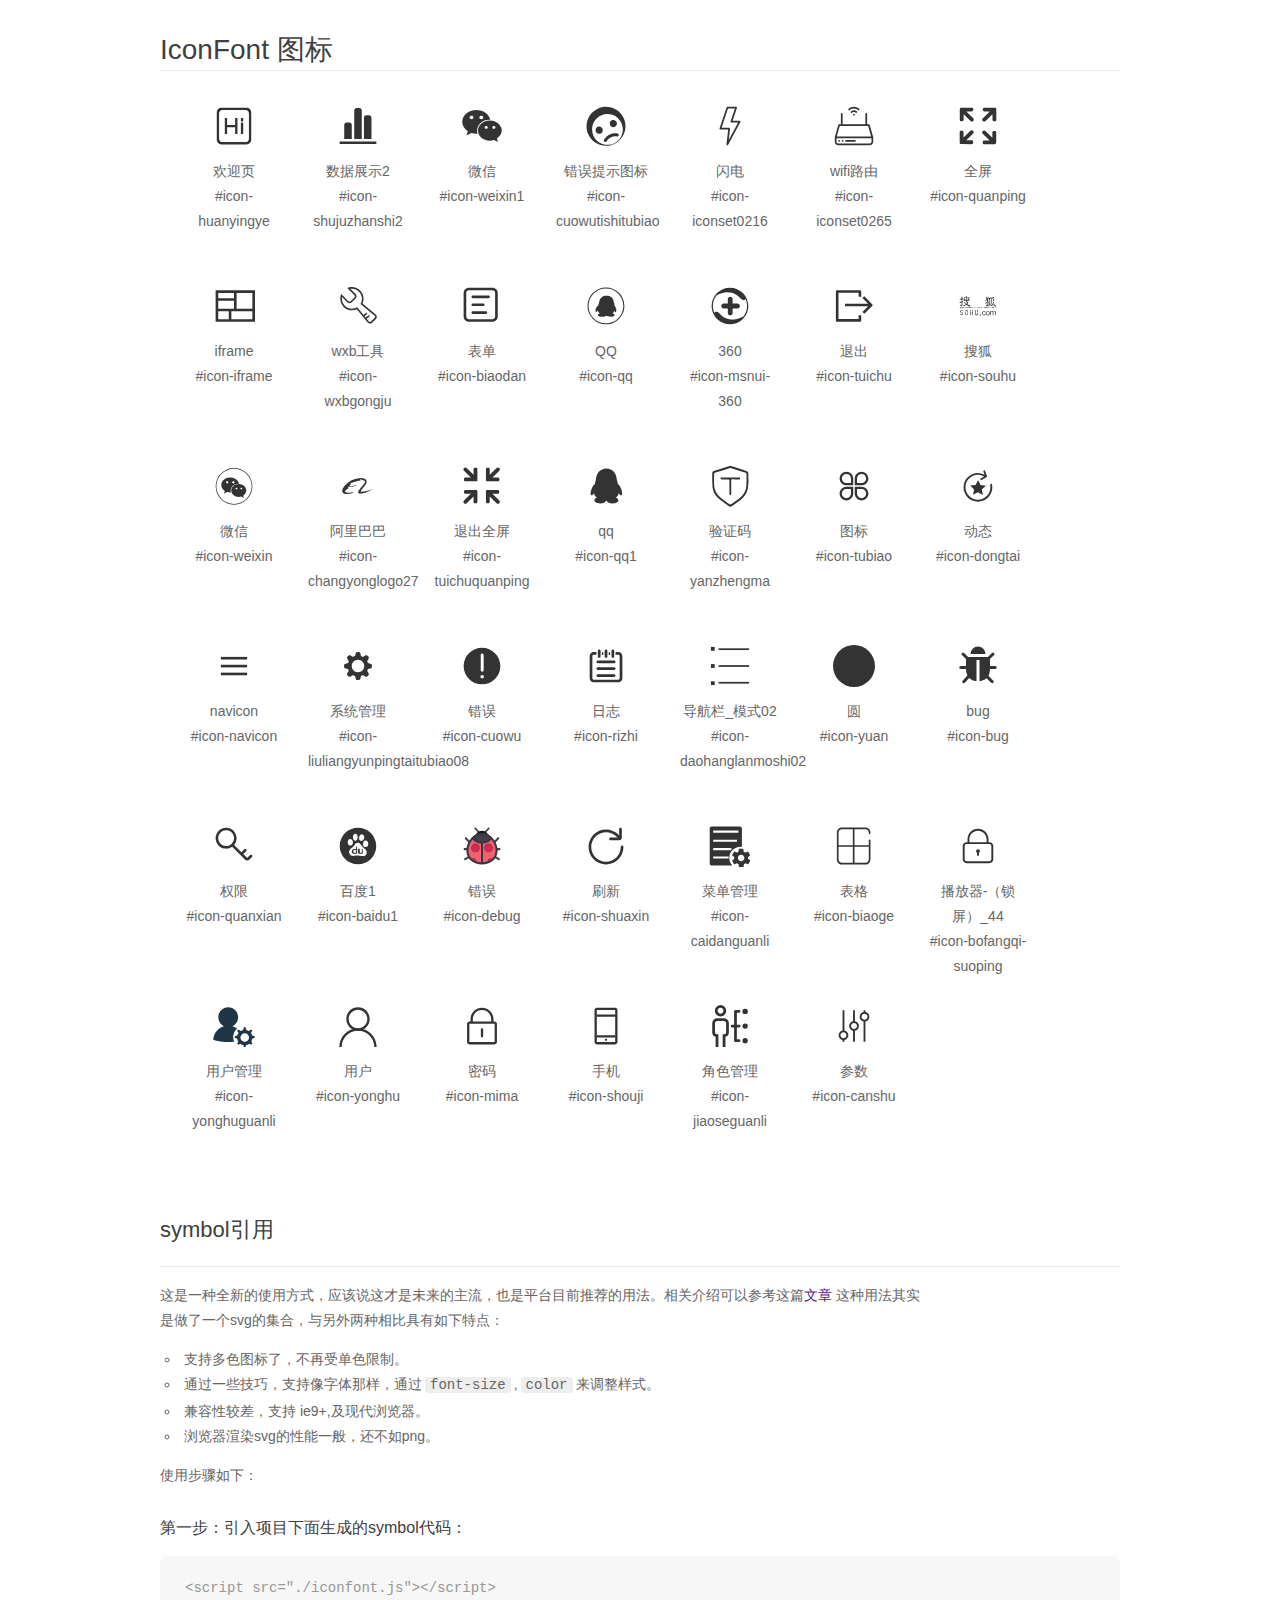
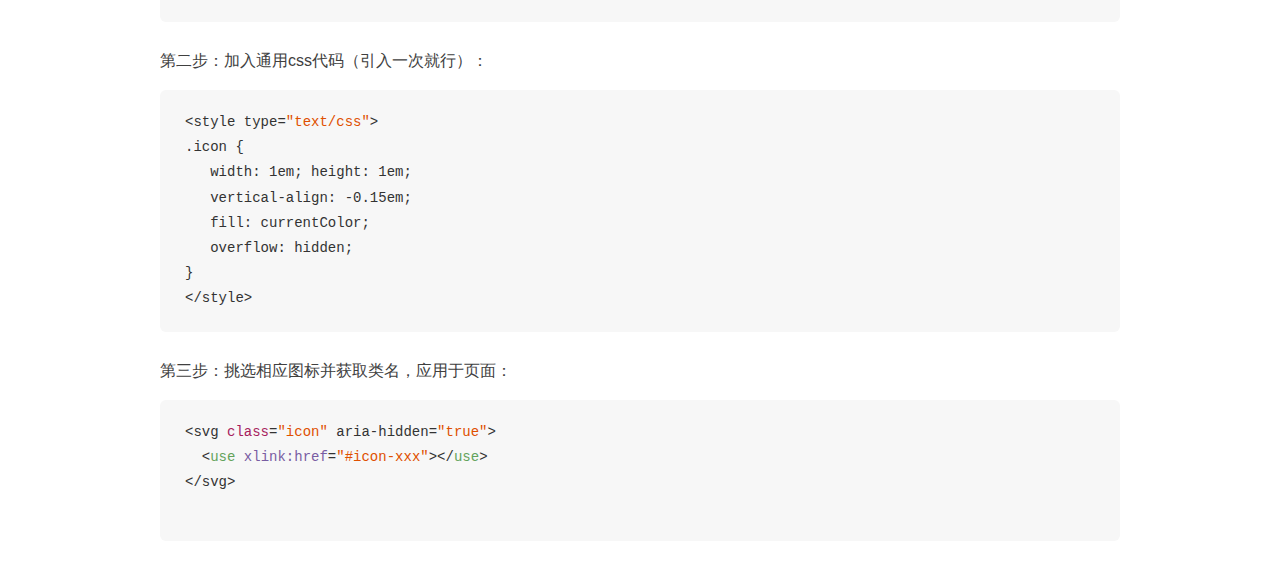
<file: demo_symbol.html>
<!DOCTYPE html>
<html>
<head>
    <meta charset="utf-8"/>
    <title>IconFont</title>
    <link rel="stylesheet" href="demo.css">
    <script src="iconfont.js"></script>

    <style type="text/css">
        .icon {
          /* 通过设置 font-size 来改变图标大小 */
          width: 1em; height: 1em;
          /* 图标和文字相邻时，垂直对齐 */
          vertical-align: -0.15em;
          /* 通过设置 color 来改变 SVG 的颜色/fill */
          fill: currentColor;
          /* path 和 stroke 溢出 viewBox 部分在 IE 下会显示
             normalize.css 中也包含这行 */
          overflow: hidden;
        }

    </style>
</head>
<body>
    <div class="main markdown">
        <h1>IconFont 图标</h1>
        <ul class="icon_lists clear">
            
                <li>
                    <svg class="icon" aria-hidden="true">
                        <use xlink:href="#icon-huanyingye"></use>
                    </svg>
                    <div class="name">欢迎页</div>
                    <div class="fontclass">#icon-huanyingye</div>
                </li>
            
                <li>
                    <svg class="icon" aria-hidden="true">
                        <use xlink:href="#icon-shujuzhanshi2"></use>
                    </svg>
                    <div class="name">数据展示2</div>
                    <div class="fontclass">#icon-shujuzhanshi2</div>
                </li>
            
                <li>
                    <svg class="icon" aria-hidden="true">
                        <use xlink:href="#icon-weixin1"></use>
                    </svg>
                    <div class="name">微信</div>
                    <div class="fontclass">#icon-weixin1</div>
                </li>
            
                <li>
                    <svg class="icon" aria-hidden="true">
                        <use xlink:href="#icon-cuowutishitubiao"></use>
                    </svg>
                    <div class="name">错误提示图标</div>
                    <div class="fontclass">#icon-cuowutishitubiao</div>
                </li>
            
                <li>
                    <svg class="icon" aria-hidden="true">
                        <use xlink:href="#icon-iconset0216"></use>
                    </svg>
                    <div class="name">闪电</div>
                    <div class="fontclass">#icon-iconset0216</div>
                </li>
            
                <li>
                    <svg class="icon" aria-hidden="true">
                        <use xlink:href="#icon-iconset0265"></use>
                    </svg>
                    <div class="name">wifi路由</div>
                    <div class="fontclass">#icon-iconset0265</div>
                </li>
            
                <li>
                    <svg class="icon" aria-hidden="true">
                        <use xlink:href="#icon-quanping"></use>
                    </svg>
                    <div class="name">全屏</div>
                    <div class="fontclass">#icon-quanping</div>
                </li>
            
                <li>
                    <svg class="icon" aria-hidden="true">
                        <use xlink:href="#icon-iframe"></use>
                    </svg>
                    <div class="name">iframe</div>
                    <div class="fontclass">#icon-iframe</div>
                </li>
            
                <li>
                    <svg class="icon" aria-hidden="true">
                        <use xlink:href="#icon-wxbgongju"></use>
                    </svg>
                    <div class="name">wxb工具</div>
                    <div class="fontclass">#icon-wxbgongju</div>
                </li>
            
                <li>
                    <svg class="icon" aria-hidden="true">
                        <use xlink:href="#icon-biaodan"></use>
                    </svg>
                    <div class="name">表单</div>
                    <div class="fontclass">#icon-biaodan</div>
                </li>
            
                <li>
                    <svg class="icon" aria-hidden="true">
                        <use xlink:href="#icon-qq"></use>
                    </svg>
                    <div class="name">QQ</div>
                    <div class="fontclass">#icon-qq</div>
                </li>
            
                <li>
                    <svg class="icon" aria-hidden="true">
                        <use xlink:href="#icon-msnui-360"></use>
                    </svg>
                    <div class="name">360</div>
                    <div class="fontclass">#icon-msnui-360</div>
                </li>
            
                <li>
                    <svg class="icon" aria-hidden="true">
                        <use xlink:href="#icon-tuichu"></use>
                    </svg>
                    <div class="name">退出</div>
                    <div class="fontclass">#icon-tuichu</div>
                </li>
            
                <li>
                    <svg class="icon" aria-hidden="true">
                        <use xlink:href="#icon-souhu"></use>
                    </svg>
                    <div class="name">搜狐</div>
                    <div class="fontclass">#icon-souhu</div>
                </li>
            
                <li>
                    <svg class="icon" aria-hidden="true">
                        <use xlink:href="#icon-weixin"></use>
                    </svg>
                    <div class="name">微信</div>
                    <div class="fontclass">#icon-weixin</div>
                </li>
            
                <li>
                    <svg class="icon" aria-hidden="true">
                        <use xlink:href="#icon-changyonglogo27"></use>
                    </svg>
                    <div class="name">阿里巴巴</div>
                    <div class="fontclass">#icon-changyonglogo27</div>
                </li>
            
                <li>
                    <svg class="icon" aria-hidden="true">
                        <use xlink:href="#icon-tuichuquanping"></use>
                    </svg>
                    <div class="name">退出全屏</div>
                    <div class="fontclass">#icon-tuichuquanping</div>
                </li>
            
                <li>
                    <svg class="icon" aria-hidden="true">
                        <use xlink:href="#icon-qq1"></use>
                    </svg>
                    <div class="name">qq</div>
                    <div class="fontclass">#icon-qq1</div>
                </li>
            
                <li>
                    <svg class="icon" aria-hidden="true">
                        <use xlink:href="#icon-yanzhengma"></use>
                    </svg>
                    <div class="name">验证码</div>
                    <div class="fontclass">#icon-yanzhengma</div>
                </li>
            
                <li>
                    <svg class="icon" aria-hidden="true">
                        <use xlink:href="#icon-tubiao"></use>
                    </svg>
                    <div class="name">图标</div>
                    <div class="fontclass">#icon-tubiao</div>
                </li>
            
                <li>
                    <svg class="icon" aria-hidden="true">
                        <use xlink:href="#icon-dongtai"></use>
                    </svg>
                    <div class="name">动态</div>
                    <div class="fontclass">#icon-dongtai</div>
                </li>
            
                <li>
                    <svg class="icon" aria-hidden="true">
                        <use xlink:href="#icon-navicon"></use>
                    </svg>
                    <div class="name">navicon</div>
                    <div class="fontclass">#icon-navicon</div>
                </li>
            
                <li>
                    <svg class="icon" aria-hidden="true">
                        <use xlink:href="#icon-liuliangyunpingtaitubiao08"></use>
                    </svg>
                    <div class="name">系统管理</div>
                    <div class="fontclass">#icon-liuliangyunpingtaitubiao08</div>
                </li>
            
                <li>
                    <svg class="icon" aria-hidden="true">
                        <use xlink:href="#icon-cuowu"></use>
                    </svg>
                    <div class="name">错误</div>
                    <div class="fontclass">#icon-cuowu</div>
                </li>
            
                <li>
                    <svg class="icon" aria-hidden="true">
                        <use xlink:href="#icon-rizhi"></use>
                    </svg>
                    <div class="name">日志</div>
                    <div class="fontclass">#icon-rizhi</div>
                </li>
            
                <li>
                    <svg class="icon" aria-hidden="true">
                        <use xlink:href="#icon-daohanglanmoshi02"></use>
                    </svg>
                    <div class="name">导航栏_模式02</div>
                    <div class="fontclass">#icon-daohanglanmoshi02</div>
                </li>
            
                <li>
                    <svg class="icon" aria-hidden="true">
                        <use xlink:href="#icon-yuan"></use>
                    </svg>
                    <div class="name">圆</div>
                    <div class="fontclass">#icon-yuan</div>
                </li>
            
                <li>
                    <svg class="icon" aria-hidden="true">
                        <use xlink:href="#icon-bug"></use>
                    </svg>
                    <div class="name">bug</div>
                    <div class="fontclass">#icon-bug</div>
                </li>
            
                <li>
                    <svg class="icon" aria-hidden="true">
                        <use xlink:href="#icon-quanxian"></use>
                    </svg>
                    <div class="name">权限</div>
                    <div class="fontclass">#icon-quanxian</div>
                </li>
            
                <li>
                    <svg class="icon" aria-hidden="true">
                        <use xlink:href="#icon-baidu1"></use>
                    </svg>
                    <div class="name">百度1</div>
                    <div class="fontclass">#icon-baidu1</div>
                </li>
            
                <li>
                    <svg class="icon" aria-hidden="true">
                        <use xlink:href="#icon-debug"></use>
                    </svg>
                    <div class="name">错误</div>
                    <div class="fontclass">#icon-debug</div>
                </li>
            
                <li>
                    <svg class="icon" aria-hidden="true">
                        <use xlink:href="#icon-shuaxin"></use>
                    </svg>
                    <div class="name">刷新</div>
                    <div class="fontclass">#icon-shuaxin</div>
                </li>
            
                <li>
                    <svg class="icon" aria-hidden="true">
                        <use xlink:href="#icon-caidanguanli"></use>
                    </svg>
                    <div class="name">菜单管理</div>
                    <div class="fontclass">#icon-caidanguanli</div>
                </li>
            
                <li>
                    <svg class="icon" aria-hidden="true">
                        <use xlink:href="#icon-biaoge"></use>
                    </svg>
                    <div class="name">表格</div>
                    <div class="fontclass">#icon-biaoge</div>
                </li>
            
                <li>
                    <svg class="icon" aria-hidden="true">
                        <use xlink:href="#icon-bofangqi-suoping"></use>
                    </svg>
                    <div class="name">播放器-（锁屏）_44</div>
                    <div class="fontclass">#icon-bofangqi-suoping</div>
                </li>
            
                <li>
                    <svg class="icon" aria-hidden="true">
                        <use xlink:href="#icon-yonghuguanli"></use>
                    </svg>
                    <div class="name">用户管理</div>
                    <div class="fontclass">#icon-yonghuguanli</div>
                </li>
            
                <li>
                    <svg class="icon" aria-hidden="true">
                        <use xlink:href="#icon-yonghu"></use>
                    </svg>
                    <div class="name">用户</div>
                    <div class="fontclass">#icon-yonghu</div>
                </li>
            
                <li>
                    <svg class="icon" aria-hidden="true">
                        <use xlink:href="#icon-mima"></use>
                    </svg>
                    <div class="name">密码</div>
                    <div class="fontclass">#icon-mima</div>
                </li>
            
                <li>
                    <svg class="icon" aria-hidden="true">
                        <use xlink:href="#icon-shouji"></use>
                    </svg>
                    <div class="name">手机</div>
                    <div class="fontclass">#icon-shouji</div>
                </li>
            
                <li>
                    <svg class="icon" aria-hidden="true">
                        <use xlink:href="#icon-jiaoseguanli"></use>
                    </svg>
                    <div class="name">角色管理</div>
                    <div class="fontclass">#icon-jiaoseguanli</div>
                </li>
            
                <li>
                    <svg class="icon" aria-hidden="true">
                        <use xlink:href="#icon-canshu"></use>
                    </svg>
                    <div class="name">参数</div>
                    <div class="fontclass">#icon-canshu</div>
                </li>
            
        </ul>


        <h2 id="symbol-">symbol引用</h2>
        <hr>

        <p>这是一种全新的使用方式，应该说这才是未来的主流，也是平台目前推荐的用法。相关介绍可以参考这篇<a href="">文章</a>
        这种用法其实是做了一个svg的集合，与另外两种相比具有如下特点：</p>
        <ul>
          <li>支持多色图标了，不再受单色限制。</li>
          <li>通过一些技巧，支持像字体那样，通过<code>font-size</code>,<code>color</code>来调整样式。</li>
          <li>兼容性较差，支持 ie9+,及现代浏览器。</li>
          <li>浏览器渲染svg的性能一般，还不如png。</li>
        </ul>
        <p>使用步骤如下：</p>
        <h3 id="-symbol-">第一步：引入项目下面生成的symbol代码：</h3>
        <pre><code class="lang-js hljs javascript"><span class="hljs-comment">&lt;script src="./iconfont.js"&gt;&lt;/script&gt;</span></code></pre>
        <h3 id="-css-">第二步：加入通用css代码（引入一次就行）：</h3>
        <pre><code class="lang-js hljs javascript">&lt;style type=<span class="hljs-string">"text/css"</span>&gt;
.icon {
   width: <span class="hljs-number">1</span>em; height: <span class="hljs-number">1</span>em;
   vertical-align: <span class="hljs-number">-0.15</span>em;
   fill: currentColor;
   overflow: hidden;
}
&lt;<span class="hljs-regexp">/style&gt;</span></code></pre>
        <h3 id="-">第三步：挑选相应图标并获取类名，应用于页面：</h3>
        <pre><code class="lang-js hljs javascript">&lt;svg <span class="hljs-class"><span class="hljs-keyword">class</span></span>=<span class="hljs-string">"icon"</span> aria-hidden=<span class="hljs-string">"true"</span>&gt;<span class="xml"><span class="hljs-tag">
  &lt;<span class="hljs-name">use</span> <span class="hljs-attr">xlink:href</span>=<span class="hljs-string">"#icon-xxx"</span>&gt;</span><span class="hljs-tag">&lt;/<span class="hljs-name">use</span>&gt;</span>
</span>&lt;<span class="hljs-regexp">/svg&gt;
        </span></code></pre>
    </div>
</body>
</html>
</file>
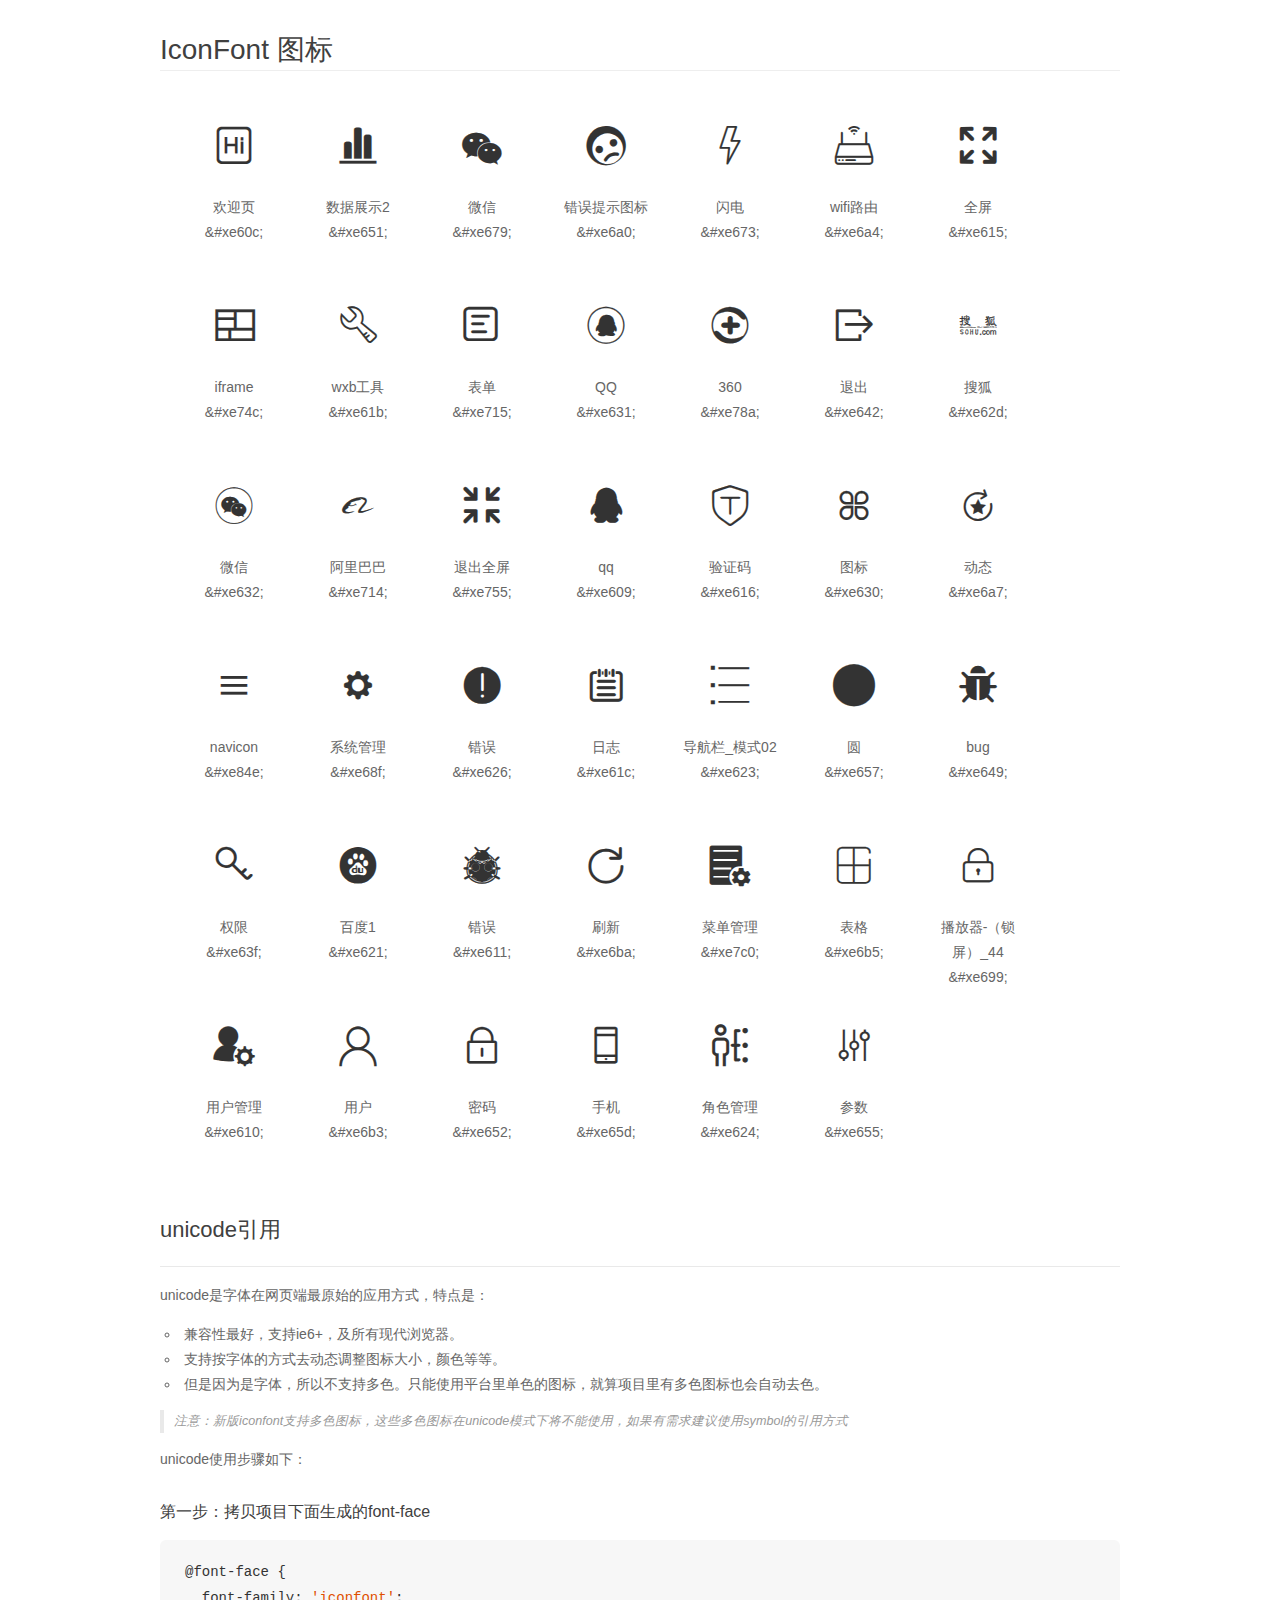
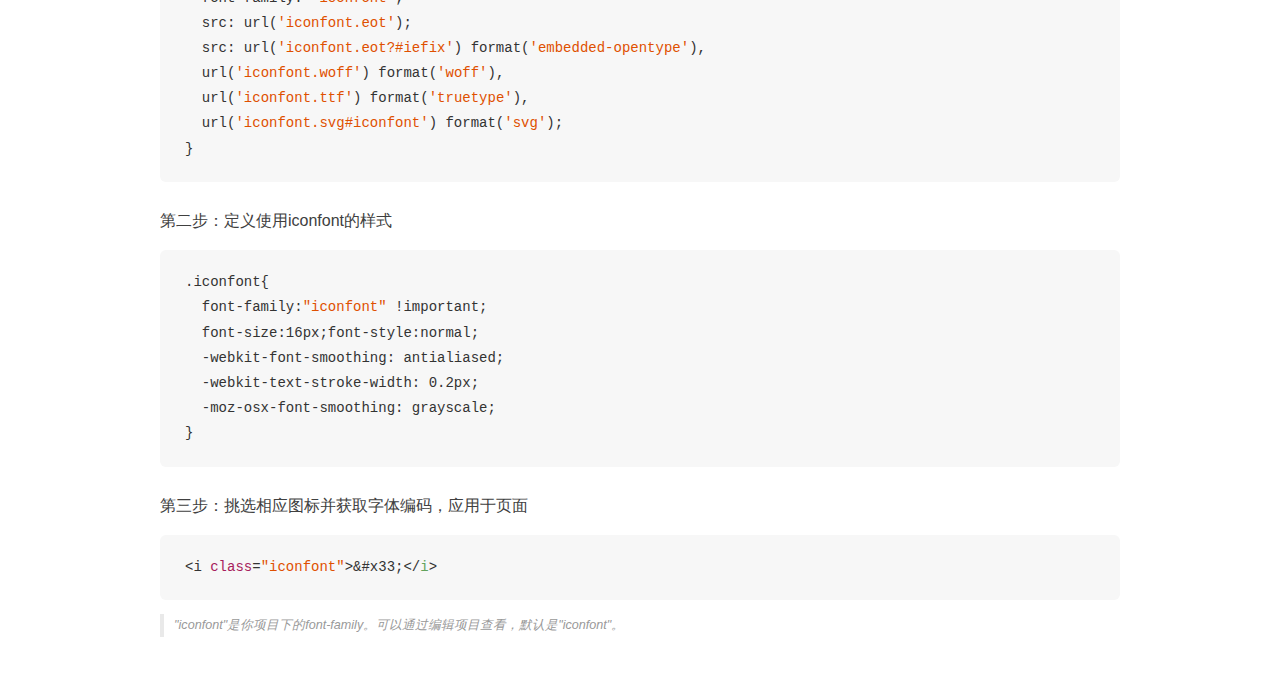
<file: demo_unicode.html>
<!DOCTYPE html>
<html>
<head>
    <meta charset="utf-8"/>
    <title>IconFont</title>
    <link rel="stylesheet" href="demo.css">

    <style type="text/css">

        @font-face {font-family: "iconfont";
          src: url('iconfont.eot'); /* IE9*/
          src: url('iconfont.eot#iefix') format('embedded-opentype'), /* IE6-IE8 */
          url('iconfont.woff') format('woff'), /* chrome, firefox */
          url('iconfont.ttf') format('truetype'), /* chrome, firefox, opera, Safari, Android, iOS 4.2+*/
          url('iconfont.svg#iconfont') format('svg'); /* iOS 4.1- */
        }

        .iconfont {
          font-family:"iconfont" !important;
          font-size:16px;
          font-style:normal;
          -webkit-font-smoothing: antialiased;
          -webkit-text-stroke-width: 0.2px;
          -moz-osx-font-smoothing: grayscale;
        }

    </style>
</head>
<body>
    <div class="main markdown">
        <h1>IconFont 图标</h1>
        <ul class="icon_lists clear">
            
                <li>
                <i class="icon iconfont">&#xe60c;</i>
                    <div class="name">欢迎页</div>
                    <div class="code">&amp;#xe60c;</div>
                </li>
            
                <li>
                <i class="icon iconfont">&#xe651;</i>
                    <div class="name">数据展示2</div>
                    <div class="code">&amp;#xe651;</div>
                </li>
            
                <li>
                <i class="icon iconfont">&#xe679;</i>
                    <div class="name">微信</div>
                    <div class="code">&amp;#xe679;</div>
                </li>
            
                <li>
                <i class="icon iconfont">&#xe6a0;</i>
                    <div class="name">错误提示图标</div>
                    <div class="code">&amp;#xe6a0;</div>
                </li>
            
                <li>
                <i class="icon iconfont">&#xe673;</i>
                    <div class="name">闪电</div>
                    <div class="code">&amp;#xe673;</div>
                </li>
            
                <li>
                <i class="icon iconfont">&#xe6a4;</i>
                    <div class="name">wifi路由</div>
                    <div class="code">&amp;#xe6a4;</div>
                </li>
            
                <li>
                <i class="icon iconfont">&#xe615;</i>
                    <div class="name">全屏</div>
                    <div class="code">&amp;#xe615;</div>
                </li>
            
                <li>
                <i class="icon iconfont">&#xe74c;</i>
                    <div class="name">iframe</div>
                    <div class="code">&amp;#xe74c;</div>
                </li>
            
                <li>
                <i class="icon iconfont">&#xe61b;</i>
                    <div class="name">wxb工具</div>
                    <div class="code">&amp;#xe61b;</div>
                </li>
            
                <li>
                <i class="icon iconfont">&#xe715;</i>
                    <div class="name">表单</div>
                    <div class="code">&amp;#xe715;</div>
                </li>
            
                <li>
                <i class="icon iconfont">&#xe631;</i>
                    <div class="name">QQ</div>
                    <div class="code">&amp;#xe631;</div>
                </li>
            
                <li>
                <i class="icon iconfont">&#xe78a;</i>
                    <div class="name">360</div>
                    <div class="code">&amp;#xe78a;</div>
                </li>
            
                <li>
                <i class="icon iconfont">&#xe642;</i>
                    <div class="name">退出</div>
                    <div class="code">&amp;#xe642;</div>
                </li>
            
                <li>
                <i class="icon iconfont">&#xe62d;</i>
                    <div class="name">搜狐</div>
                    <div class="code">&amp;#xe62d;</div>
                </li>
            
                <li>
                <i class="icon iconfont">&#xe632;</i>
                    <div class="name">微信</div>
                    <div class="code">&amp;#xe632;</div>
                </li>
            
                <li>
                <i class="icon iconfont">&#xe714;</i>
                    <div class="name">阿里巴巴</div>
                    <div class="code">&amp;#xe714;</div>
                </li>
            
                <li>
                <i class="icon iconfont">&#xe755;</i>
                    <div class="name">退出全屏</div>
                    <div class="code">&amp;#xe755;</div>
                </li>
            
                <li>
                <i class="icon iconfont">&#xe609;</i>
                    <div class="name">qq</div>
                    <div class="code">&amp;#xe609;</div>
                </li>
            
                <li>
                <i class="icon iconfont">&#xe616;</i>
                    <div class="name">验证码</div>
                    <div class="code">&amp;#xe616;</div>
                </li>
            
                <li>
                <i class="icon iconfont">&#xe630;</i>
                    <div class="name">图标</div>
                    <div class="code">&amp;#xe630;</div>
                </li>
            
                <li>
                <i class="icon iconfont">&#xe6a7;</i>
                    <div class="name">动态</div>
                    <div class="code">&amp;#xe6a7;</div>
                </li>
            
                <li>
                <i class="icon iconfont">&#xe84e;</i>
                    <div class="name">navicon</div>
                    <div class="code">&amp;#xe84e;</div>
                </li>
            
                <li>
                <i class="icon iconfont">&#xe68f;</i>
                    <div class="name">系统管理</div>
                    <div class="code">&amp;#xe68f;</div>
                </li>
            
                <li>
                <i class="icon iconfont">&#xe626;</i>
                    <div class="name">错误</div>
                    <div class="code">&amp;#xe626;</div>
                </li>
            
                <li>
                <i class="icon iconfont">&#xe61c;</i>
                    <div class="name">日志</div>
                    <div class="code">&amp;#xe61c;</div>
                </li>
            
                <li>
                <i class="icon iconfont">&#xe623;</i>
                    <div class="name">导航栏_模式02</div>
                    <div class="code">&amp;#xe623;</div>
                </li>
            
                <li>
                <i class="icon iconfont">&#xe657;</i>
                    <div class="name">圆</div>
                    <div class="code">&amp;#xe657;</div>
                </li>
            
                <li>
                <i class="icon iconfont">&#xe649;</i>
                    <div class="name">bug</div>
                    <div class="code">&amp;#xe649;</div>
                </li>
            
                <li>
                <i class="icon iconfont">&#xe63f;</i>
                    <div class="name">权限</div>
                    <div class="code">&amp;#xe63f;</div>
                </li>
            
                <li>
                <i class="icon iconfont">&#xe621;</i>
                    <div class="name">百度1</div>
                    <div class="code">&amp;#xe621;</div>
                </li>
            
                <li>
                <i class="icon iconfont">&#xe611;</i>
                    <div class="name">错误</div>
                    <div class="code">&amp;#xe611;</div>
                </li>
            
                <li>
                <i class="icon iconfont">&#xe6ba;</i>
                    <div class="name">刷新</div>
                    <div class="code">&amp;#xe6ba;</div>
                </li>
            
                <li>
                <i class="icon iconfont">&#xe7c0;</i>
                    <div class="name">菜单管理</div>
                    <div class="code">&amp;#xe7c0;</div>
                </li>
            
                <li>
                <i class="icon iconfont">&#xe6b5;</i>
                    <div class="name">表格</div>
                    <div class="code">&amp;#xe6b5;</div>
                </li>
            
                <li>
                <i class="icon iconfont">&#xe699;</i>
                    <div class="name">播放器-（锁屏）_44</div>
                    <div class="code">&amp;#xe699;</div>
                </li>
            
                <li>
                <i class="icon iconfont">&#xe610;</i>
                    <div class="name">用户管理</div>
                    <div class="code">&amp;#xe610;</div>
                </li>
            
                <li>
                <i class="icon iconfont">&#xe6b3;</i>
                    <div class="name">用户</div>
                    <div class="code">&amp;#xe6b3;</div>
                </li>
            
                <li>
                <i class="icon iconfont">&#xe652;</i>
                    <div class="name">密码</div>
                    <div class="code">&amp;#xe652;</div>
                </li>
            
                <li>
                <i class="icon iconfont">&#xe65d;</i>
                    <div class="name">手机</div>
                    <div class="code">&amp;#xe65d;</div>
                </li>
            
                <li>
                <i class="icon iconfont">&#xe624;</i>
                    <div class="name">角色管理</div>
                    <div class="code">&amp;#xe624;</div>
                </li>
            
                <li>
                <i class="icon iconfont">&#xe655;</i>
                    <div class="name">参数</div>
                    <div class="code">&amp;#xe655;</div>
                </li>
            
        </ul>
        <h2 id="unicode-">unicode引用</h2>
        <hr>

        <p>unicode是字体在网页端最原始的应用方式，特点是：</p>
        <ul>
        <li>兼容性最好，支持ie6+，及所有现代浏览器。</li>
        <li>支持按字体的方式去动态调整图标大小，颜色等等。</li>
        <li>但是因为是字体，所以不支持多色。只能使用平台里单色的图标，就算项目里有多色图标也会自动去色。</li>
        </ul>
        <blockquote>
        <p>注意：新版iconfont支持多色图标，这些多色图标在unicode模式下将不能使用，如果有需求建议使用symbol的引用方式</p>
        </blockquote>
        <p>unicode使用步骤如下：</p>
        <h3 id="-font-face">第一步：拷贝项目下面生成的font-face</h3>
        <pre><code class="lang-js hljs javascript">@font-face {
  font-family: <span class="hljs-string">'iconfont'</span>;
  src: url(<span class="hljs-string">'iconfont.eot'</span>);
  src: url(<span class="hljs-string">'iconfont.eot?#iefix'</span>) format(<span class="hljs-string">'embedded-opentype'</span>),
  url(<span class="hljs-string">'iconfont.woff'</span>) format(<span class="hljs-string">'woff'</span>),
  url(<span class="hljs-string">'iconfont.ttf'</span>) format(<span class="hljs-string">'truetype'</span>),
  url(<span class="hljs-string">'iconfont.svg#iconfont'</span>) format(<span class="hljs-string">'svg'</span>);
}
</code></pre>
        <h3 id="-iconfont-">第二步：定义使用iconfont的样式</h3>
        <pre><code class="lang-js hljs javascript">.iconfont{
  font-family:<span class="hljs-string">"iconfont"</span> !important;
  font-size:<span class="hljs-number">16</span>px;font-style:normal;
  -webkit-font-smoothing: antialiased;
  -webkit-text-stroke-width: <span class="hljs-number">0.2</span>px;
  -moz-osx-font-smoothing: grayscale;
}
</code></pre>
        <h3 id="-">第三步：挑选相应图标并获取字体编码，应用于页面</h3>
        <pre><code class="lang-js hljs javascript">&lt;i <span class="hljs-class"><span class="hljs-keyword">class</span></span>=<span class="hljs-string">"iconfont"</span>&gt;&amp;#x33;<span class="xml"><span class="hljs-tag">&lt;/<span class="hljs-name">i</span>&gt;</span></span></code></pre>

        <blockquote>
        <p>"iconfont"是你项目下的font-family。可以通过编辑项目查看，默认是"iconfont"。</p>
        </blockquote>
    </div>


</body>
</html>
</file>
<file: iconfont.css>
@font-face {font-family: "iconfont";
  src: url('iconfont.eot?t=1545745041306'); /* IE9*/
  src: url('iconfont.eot?t=1545745041306#iefix') format('embedded-opentype'), /* IE6-IE8 */
  url('[data-uri]') format('woff'),
  url('iconfont.ttf?t=1545745041306') format('truetype'), /* chrome, firefox, opera, Safari, Android, iOS 4.2+*/
  url('iconfont.svg?t=1545745041306#iconfont') format('svg'); /* iOS 4.1- */
}

.iconfont {
  font-family:"iconfont" !important;
  font-size:16px;
  font-style:normal;
  -webkit-font-smoothing: antialiased;
  -moz-osx-font-smoothing: grayscale;
}

.icon-huanyingye:before { content: "\e60c"; }

.icon-shujuzhanshi2:before { content: "\e651"; }

.icon-weixin1:before { content: "\e679"; }

.icon-cuowutishitubiao:before { content: "\e6a0"; }

.icon-iconset0216:before { content: "\e673"; }

.icon-iconset0265:before { content: "\e6a4"; }

.icon-quanping:before { content: "\e615"; }

.icon-iframe:before { content: "\e74c"; }

.icon-wxbgongju:before { content: "\e61b"; }

.icon-biaodan:before { content: "\e715"; }

.icon-qq:before { content: "\e631"; }

.icon-msnui-360:before { content: "\e78a"; }

.icon-tuichu:before { content: "\e642"; }

.icon-souhu:before { content: "\e62d"; }

.icon-weixin:before { content: "\e632"; }

.icon-changyonglogo27:before { content: "\e714"; }

.icon-tuichuquanping:before { content: "\e755"; }

.icon-qq1:before { content: "\e609"; }

.icon-yanzhengma:before { content: "\e616"; }

.icon-tubiao:before { content: "\e630"; }

.icon-dongtai:before { content: "\e6a7"; }

.icon-navicon:before { content: "\e84e"; }

.icon-liuliangyunpingtaitubiao08:before { content: "\e68f"; }

.icon-cuowu:before { content: "\e626"; }

.icon-rizhi:before { content: "\e61c"; }

.icon-daohanglanmoshi02:before { content: "\e623"; }

.icon-yuan:before { content: "\e657"; }

.icon-bug:before { content: "\e649"; }

.icon-quanxian:before { content: "\e63f"; }

.icon-baidu1:before { content: "\e621"; }

.icon-debug:before { content: "\e611"; }

.icon-shuaxin:before { content: "\e6ba"; }

.icon-caidanguanli:before { content: "\e7c0"; }

.icon-biaoge:before { content: "\e6b5"; }

.icon-bofangqi-suoping:before { content: "\e699"; }

.icon-yonghuguanli:before { content: "\e610"; }

.icon-yonghu:before { content: "\e6b3"; }

.icon-mima:before { content: "\e652"; }

.icon-shouji:before { content: "\e65d"; }

.icon-jiaoseguanli:before { content: "\e624"; }

.icon-canshu:before { content: "\e655"; }
</file>
<file: demo.css>
*{margin: 0;padding: 0;list-style: none;}
/*
KISSY CSS Reset
理念：1. reset 的目的不是清除浏览器的默认样式，这仅是部分工作。清除和重置是紧密不可分的。
2. reset 的目的不是让默认样式在所有浏览器下一致，而是减少默认样式有可能带来的问题。
3. reset 期望提供一套普适通用的基础样式。但没有银弹，推荐根据具体需求，裁剪和修改后再使用。
特色：1. 适应中文；2. 基于最新主流浏览器。
维护：玉伯<lifesinger@gmail.com>, 正淳<ragecarrier@gmail.com>
 */

/** 清除内外边距 **/
body, h1, h2, h3, h4, h5, h6, hr, p, blockquote, /* structural elements 结构元素 */
dl, dt, dd, ul, ol, li, /* list elements 列表元素 */
pre, /* text formatting elements 文本格式元素 */
form, fieldset, legend, button, input, textarea, /* form elements 表单元素 */
th, td /* table elements 表格元素 */ {
  margin: 0;
  padding: 0;
}

/** 设置默认字体 **/
body,
button, input, select, textarea /* for ie */ {
  font: 12px/1.5 tahoma, arial, \5b8b\4f53, sans-serif;
}
h1, h2, h3, h4, h5, h6 { font-size: 100%; }
address, cite, dfn, em, var { font-style: normal; } /* 将斜体扶正 */
code, kbd, pre, samp { font-family: courier new, courier, monospace; } /* 统一等宽字体 */
small { font-size: 12px; } /* 小于 12px 的中文很难阅读，让 small 正常化 */

/** 重置列表元素 **/
ul, ol { list-style: none; }

/** 重置文本格式元素 **/
a { text-decoration: none; }
a:hover { text-decoration: underline; }


/** 重置表单元素 **/
legend { color: #000; } /* for ie6 */
fieldset, img { border: 0; } /* img 搭车：让链接里的 img 无边框 */
button, input, select, textarea { font-size: 100%; } /* 使得表单元素在 ie 下能继承字体大小 */
/* 注：optgroup 无法扶正 */

/** 重置表格元素 **/
table { border-collapse: collapse; border-spacing: 0; }

/* 清除浮动 */
.ks-clear:after, .clear:after {
  content: '\20';
  display: block;
  height: 0;
  clear: both;
}
.ks-clear, .clear {
  *zoom: 1;
}

.main {
  padding: 30px 100px;
width: 960px;
margin: 0 auto;
}
.main h1{font-size:36px; color:#333; text-align:left;margin-bottom:30px; border-bottom: 1px solid #eee;}

.helps{margin-top:40px;}
.helps pre{
  padding:20px;
  margin:10px 0;
  border:solid 1px #e7e1cd;
  background-color: #fffdef;
  overflow: auto;
}

.icon_lists{
  width: 100% !important;

}

.icon_lists li{
  float:left;
  width: 100px;
  height:180px;
  text-align: center;
  list-style: none !important;
}
.icon_lists .icon{
  font-size: 42px;
  line-height: 100px;
  margin: 10px 0;
  color:#333;
  -webkit-transition: font-size 0.25s ease-out 0s;
  -moz-transition: font-size 0.25s ease-out 0s;
  transition: font-size 0.25s ease-out 0s;

}
.icon_lists .icon:hover{
  font-size: 100px;
}



.markdown {
  color: #666;
  font-size: 14px;
  line-height: 1.8;
}

.highlight {
  line-height: 1.5;
}

.markdown img {
  vertical-align: middle;
  max-width: 100%;
}

.markdown h1 {
  color: #404040;
  font-weight: 500;
  line-height: 40px;
  margin-bottom: 24px;
}

.markdown h2,
.markdown h3,
.markdown h4,
.markdown h5,
.markdown h6 {
  color: #404040;
  margin: 1.6em 0 0.6em 0;
  font-weight: 500;
  clear: both;
}

.markdown h1 {
  font-size: 28px;
}

.markdown h2 {
  font-size: 22px;
}

.markdown h3 {
  font-size: 16px;
}

.markdown h4 {
  font-size: 14px;
}

.markdown h5 {
  font-size: 12px;
}

.markdown h6 {
  font-size: 12px;
}

.markdown hr {
  height: 1px;
  border: 0;
  background: #e9e9e9;
  margin: 16px 0;
  clear: both;
}

.markdown p,
.markdown pre {
  margin: 1em 0;
}

.markdown > p,
.markdown > blockquote,
.markdown > .highlight,
.markdown > ol,
.markdown > ul {
  width: 80%;
}

.markdown ul > li {
  list-style: circle;
}

.markdown > ul li,
.markdown blockquote ul > li {
  margin-left: 20px;
  padding-left: 4px;
}

.markdown > ul li p,
.markdown > ol li p {
  margin: 0.6em 0;
}

.markdown ol > li {
  list-style: decimal;
}

.markdown > ol li,
.markdown blockquote ol > li {
  margin-left: 20px;
  padding-left: 4px;
}

.markdown code {
  margin: 0 3px;
  padding: 0 5px;
  background: #eee;
  border-radius: 3px;
}

.markdown pre {
  border-radius: 6px;
  background: #f7f7f7;
  padding: 20px;
}

.markdown pre code {
  border: none;
  background: #f7f7f7;
  margin: 0;
}

.markdown strong,
.markdown b {
  font-weight: 600;
}

.markdown > table {
  border-collapse: collapse;
  border-spacing: 0px;
  empty-cells: show;
  border: 1px solid #e9e9e9;
  width: 95%;
  margin-bottom: 24px;
}

.markdown > table th {
  white-space: nowrap;
  color: #333;
  font-weight: 600;

}

.markdown > table th,
.markdown > table td {
  border: 1px solid #e9e9e9;
  padding: 8px 16px;
  text-align: left;
}

.markdown > table th {
  background: #F7F7F7;
}

.markdown blockquote {
  font-size: 90%;
  color: #999;
  border-left: 4px solid #e9e9e9;
  padding-left: 0.8em;
  margin: 1em 0;
  font-style: italic;
}

.markdown blockquote p {
  margin: 0;
}

.markdown .anchor {
  opacity: 0;
  transition: opacity 0.3s ease;
  margin-left: 8px;
}

.markdown .waiting {
  color: #ccc;
}

.markdown h1:hover .anchor,
.markdown h2:hover .anchor,
.markdown h3:hover .anchor,
.markdown h4:hover .anchor,
.markdown h5:hover .anchor,
.markdown h6:hover .anchor {
  opacity: 1;
  display: inline-block;
}

.markdown > br,
.markdown > p > br {
  clear: both;
}


.hljs {
  display: block;
  background: white;
  padding: 0.5em;
  color: #333333;
  overflow-x: auto;
}

.hljs-comment,
.hljs-meta {
  color: #969896;
}

.hljs-string,
.hljs-variable,
.hljs-template-variable,
.hljs-strong,
.hljs-emphasis,
.hljs-quote {
  color: #df5000;
}

.hljs-keyword,
.hljs-selector-tag,
.hljs-type {
  color: #a71d5d;
}

.hljs-literal,
.hljs-symbol,
.hljs-bullet,
.hljs-attribute {
  color: #0086b3;
}

.hljs-section,
.hljs-name {
  color: #63a35c;
}

.hljs-tag {
  color: #333333;
}

.hljs-title,
.hljs-attr,
.hljs-selector-id,
.hljs-selector-class,
.hljs-selector-attr,
.hljs-selector-pseudo {
  color: #795da3;
}

.hljs-addition {
  color: #55a532;
  background-color: #eaffea;
}

.hljs-deletion {
  color: #bd2c00;
  background-color: #ffecec;
}

.hljs-link {
  text-decoration: underline;
}

pre{
  background: #fff;
}
</file>
